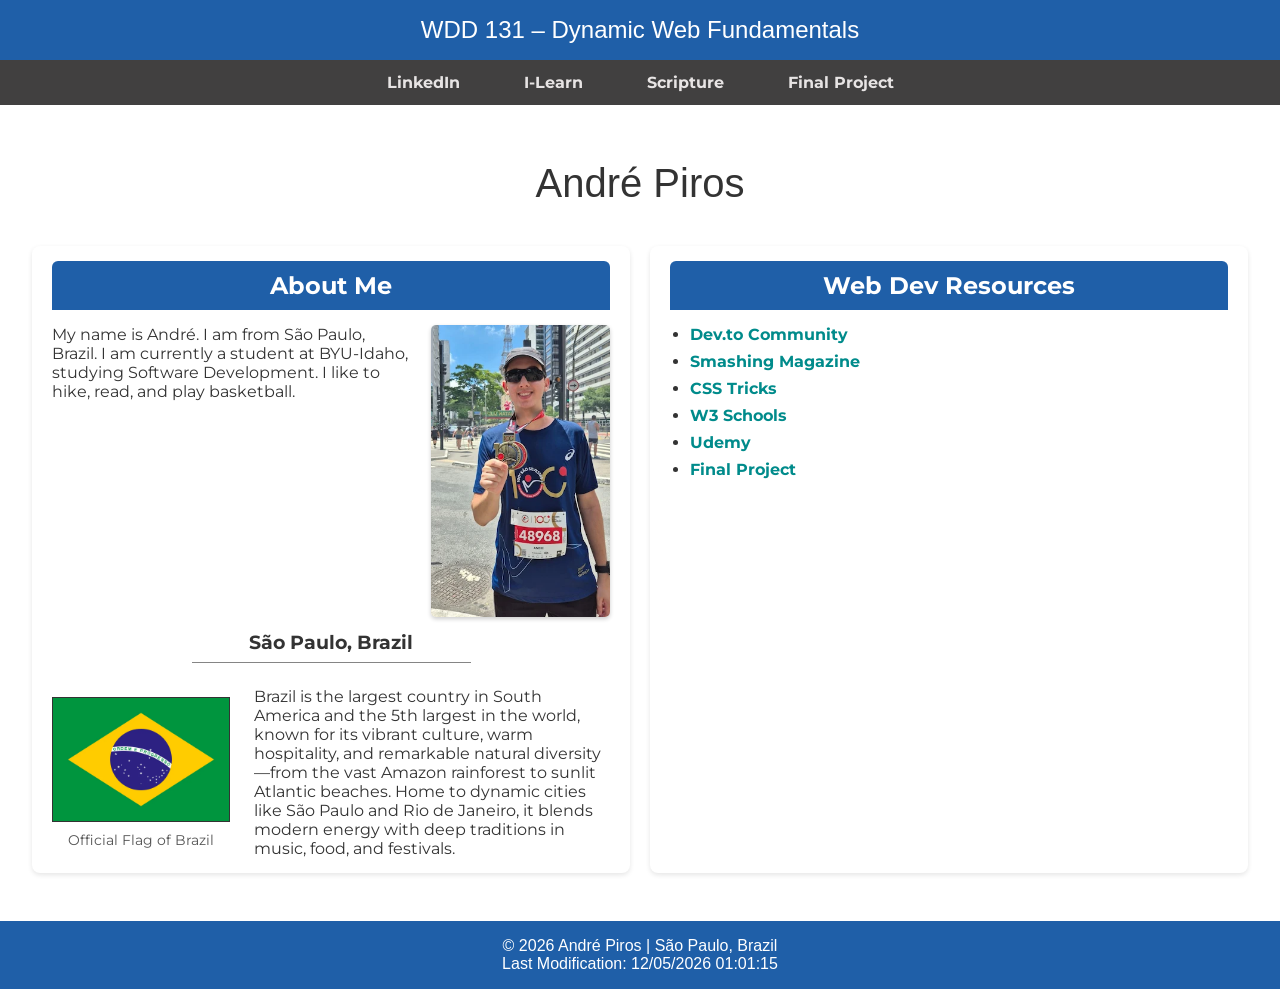
<file: index.html>
<!DOCTYPE html>
<html lang="en">
<head>
    <meta charset="UTF-8">
    <meta name="viewport" content="width=device-width, initial-scale=1.0">
    <title>WDD 131 – Dynamic Web Fundamentals – Andre Piros</title>

    <!-- Meta tags -->
    <meta name="description" content="Andre Piros' personal homepage for WDD 131 – Dynamic Web Fundamentals, featuring an introduction and web development resources.">
    <meta name="author" content="Andre Piros">

    <link rel="stylesheet" href="styles/base.css">

    <link rel="preconnect" href="https://fonts.googleapis.com">
    <link rel="preconnect" href="https://fonts.gstatic.com" crossorigin>
    <link href="https://fonts.googleapis.com/css2?family=Montserrat:ital,wght@0,100..900;1,100..900&display=swap" rel="stylesheet">

    <script defer src="scripts/getdates.js"></script>
</head>
<body>
    <header>
        <span id="course-title">WDD 131 – Dynamic Web Fundamentals</span>
        <nav class="navbar">
            <a href="https://www.linkedin.com/in/andre-piros-250062210">LinkedIn</a>
            <a href="https://byupw.instructure.com/.">I-Learn</a>
            <a href="https://www.churchofjesuschrist.org/study/scriptures/pgp/moses/6?lang=eng&id=p63#p63">Scripture</a>
            <a href="#">Final Project</a>
        </nav>
    </header>

    <main>
        <h1 id="name-title">André Piros</h1>

        <div class="cards-container">
            <section class="card about-me">
                <h2>About Me</h2>
                <div class="about-content">
                    <div class="about-text">
                        <p>My name is André. I am from São Paulo, Brazil. I am currently a student at BYU-Idaho, studying Software Development. I like to hike, read, and play basketball.</p>
                    </div>
                    <div class="about-image">
                        <img src="./images/profile.webp" alt="André Piros">
                    </div>
                </div>

                <h3>São Paulo, Brazil</h3>
                <span class="underline"></span>
                <div class="country-content">
                    <div class="country-flag">
                        <img src="./images/brazil_flag.webp" alt="Official Flag of Brazil">
                        <p>Official Flag of Brazil</p>
                    </div>
                    <div class="country-text">
                        <p>Brazil is the largest country in South America and the 5th largest in the world, known for its vibrant culture, warm hospitality, and remarkable natural diversity—from the vast Amazon rainforest to sunlit Atlantic beaches. Home to dynamic cities like São Paulo and Rio de Janeiro, it blends modern energy with deep traditions in music, food, and festivals.</p>
                    </div>
                </div>
            </section>

            <section class="card web-resources">
                <h2>Web Dev Resources</h2>
                <ul>
                    <li><a href="https://dev.to/">Dev.to Community</a></li>
                    <li><a href="https://www.smashingmagazine.com/">Smashing Magazine</a></li>
                    <li><a href="https://css-tricks.com/">CSS Tricks</a></li>
                    <li><a href="https://www.w3schools.com/">W3 Schools</a></li>
                    <li><a href="https://www.udemy.com/">Udemy</a></li>
                    <li><a href="#">Final Project</a></li>
                </ul>
            </section>
        </div>
    </main>

    <footer>
        <p>&copy; <span id="currentyear"></span> André Piros | São Paulo, Brazil</p>
        <p id="lastModified"></p>
    </footer>
</body>
</html>
</file>
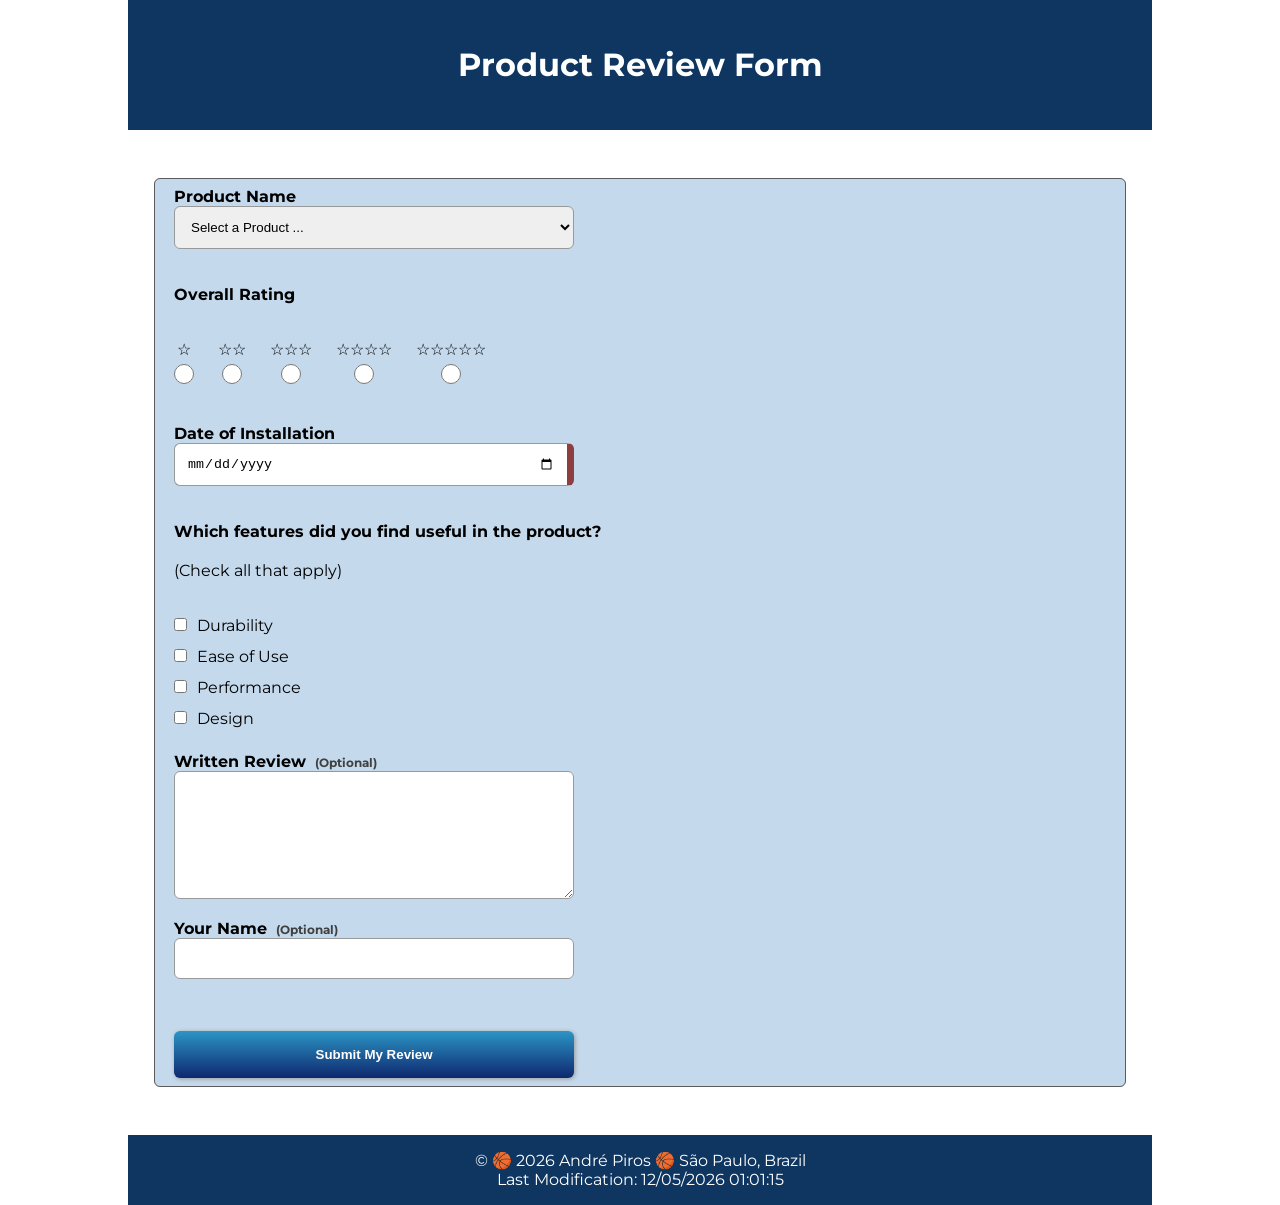
<file: form.html>
<!DOCTYPE html>
<html lang="en">
<head>
    <meta charset="UTF-8">
    <meta name="viewport" content="width=device-width, initial-scale=1.0">
    <meta name="description" content="A product review form for customers to submit their feedback.">
    <meta name="author" content="André Piros">
    <title>WDD 131 | Product Review Form</title>

    <link rel="stylesheet" href="styles/form.css">
    <link rel="stylesheet" href="styles/form-large.css">

    <script defer src="scripts/form.js"></script>

    <link rel="preconnect" href="https://fonts.googleapis.com">
    <link rel="preconnect" href="https://fonts.gstatic.com" crossorigin>
    <link rel="stylesheet" 
        href="https://fonts.googleapis.com/css2?family=Montserrat:ital,wght@0,100..900;1,100..900&display=swap" 
        media="print" 
        onload="this.media='all'">
    <noscript>
        <link rel="stylesheet" href="https://fonts.googleapis.com/css2?family=Montserrat:ital,wght@0,100..900;1,100..900&display=swap">
    </noscript>
</head>
<body>

<header>
    <h1>Product Review Form</h1>
</header>

<main>
    <form method="get" action="review.html" class="wf1">
        <fieldset>

            <label for="productName">Product Name</label>
            <select id="productName" name="productName" required>
                <option value="" disabled selected>Select a Product ...</option>
            </select>

            <div>Overall Rating</div>
            <div class="rating-group">
                <label for="rating1"><span>&#9734;</span><input type="radio" id="rating1" name="rating" value="1" required></label>
                <label for="rating2"><span>&#9734;&#9734;</span><input type="radio" id="rating2" name="rating" value="2" required></label>
                <label for="rating3"><span>&#9734;&#9734;&#9734;</span><input type="radio" id="rating3" name="rating" value="3" required></label>
                <label for="rating4"><span>&#9734;&#9734;&#9734;&#9734;</span><input type="radio" id="rating4" name="rating" value="4" required></label>
                <label for="rating5"><span>&#9734;&#9734;&#9734;&#9734;&#9734;</span><input type="radio" id="rating5" name="rating" value="5" required></label>
            </div>

            <label for="date">Date of Installation</label>
            <input type="date" id="date" name="date" required>

            <div>Which features did you find useful in the product?</div>
            <p>(Check all that apply)</p>
            <div class="checkbox-group">
                <label for="durability"><input type="checkbox" id="durability" name="features" value="Durability"> Durability</label>
                <label for="easeOfUse"><input type="checkbox" id="easeOfUse" name="features" value="Ease of Use"> Ease of Use</label>
                <label for="performance"><input type="checkbox" id="performance" name="features" value="Performance"> Performance</label>
                <label for="design"><input type="checkbox" id="design" name="features" value="Design"> Design</label>
            </div>

            <label for="review">Written Review<span class="optional"> (Optional)</span></label>
            <textarea id="review" name="review"></textarea>

            <label for="username">Your Name<span class="optional"> (Optional)</span></label>
            <input type="text" id="username" name="username">

            <input type="submit" value="Submit My Review">
        </fieldset>
    </form>
</main>

<footer>
    <p>&copy; 🏀 <span id="currentyear"></span> André Piros 🏀 São Paulo, Brazil</p>
    <p id="lastModified"></p>
</footer>

</body>
</html>
</file>
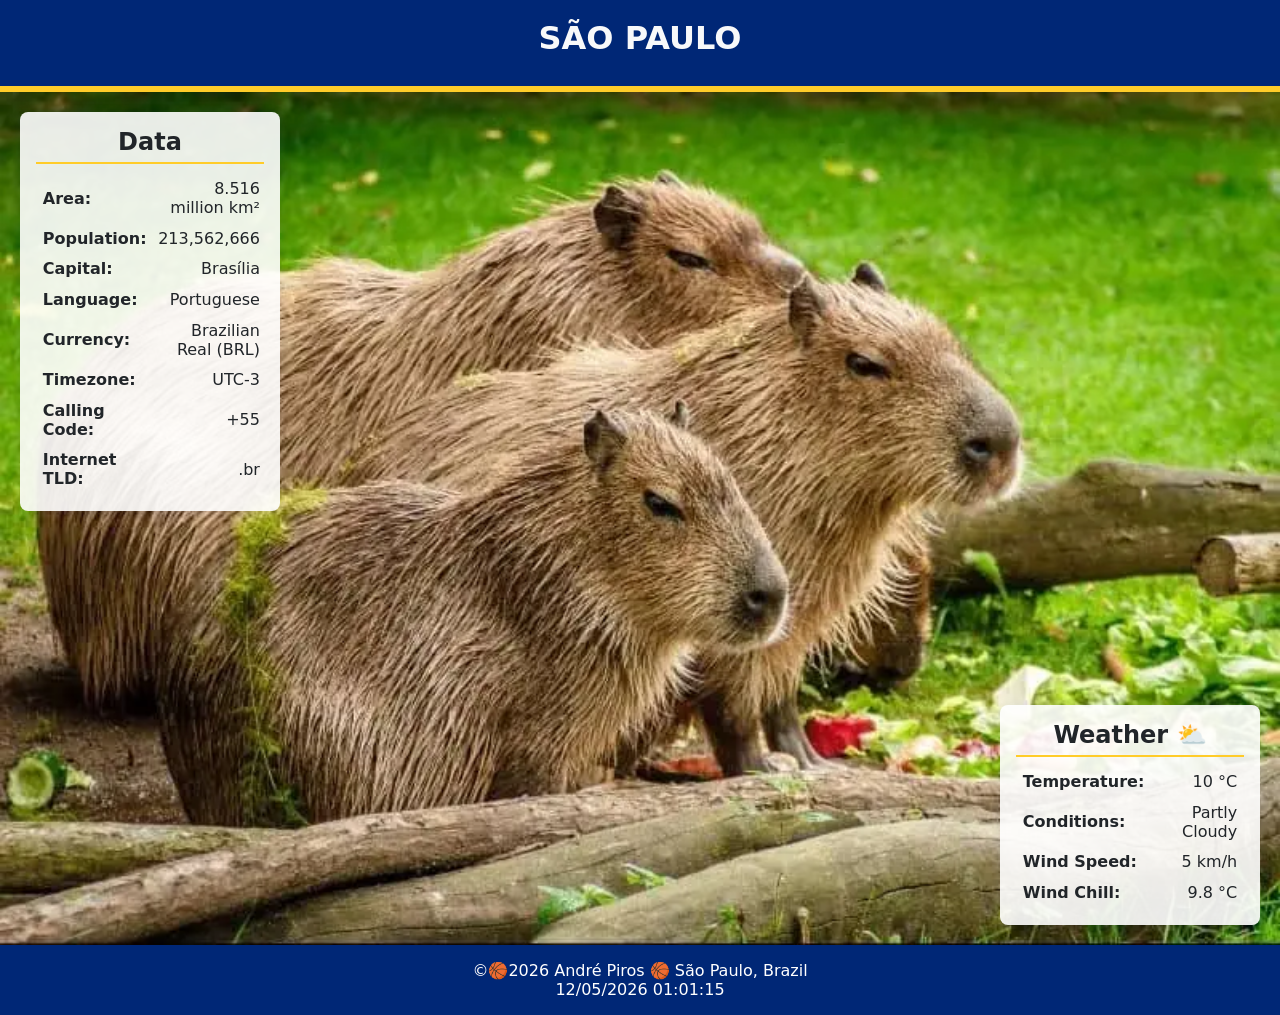
<file: place.html>
<!DOCTYPE html>
<html lang="en">
<head>
    <meta charset="UTF-8">
    <meta name="viewport" content="width=device-width, initial-scale=1.0">
    <title>WDD 131 | Country Page</title>
    <meta name="description" content="A page dedicated to my country, providing information about its culture, history, and attractions.">
    <meta name="author" content="Andre Piros">

    <link rel="stylesheet" href="styles/place.css">
    <link rel="stylesheet" href="styles/place-large.css" media="(min-width: 640px)">

    <script defer src="scripts/place.js"></script>

    <link rel="preconnect" href="https://fonts.googleapis.com">
    <link rel="preconnect" href="https://fonts.gstatic.com" crossorigin>

    <link rel="stylesheet" 
        href="https://fonts.googleapis.com/css2?family=Montserrat:wght@400;700&display=swap">
</head>

<body>
    <header>
        <h1>São Paulo</h1>
    </header>

    <main>

        <section id="hero">
            <picture>
                <source 
                    srcset="images/hero-small.webp 600w, images/hero-large.webp 800w"
                    sizes="(max-width: 768px) 100vw, 720px"
                    type="image/webp">
                <img 
                    src="images/hero-large.webp" 
                    srcset="images/hero-small.webp 600w, images/hero-large.webp 800w"
                    sizes="(max-width: 768px) 100vw, 720px"
                    width="721"
                    height="480"
                    alt="São Paulo Wildlife"
                    loading="eager"
                    fetchpriority="high"
                    decoding="async">
            </picture>

            <section id="data">
                <h2>Data</h2>
                <table>
                    <tr><td class="label">Area:</td><td class="value">8.516 million km²</td></tr>
                    <tr><td class="label">Population:</td><td class="value">213,562,666</td></tr>
                    <tr><td class="label">Capital:</td><td class="value">Brasília</td></tr>
                    <tr><td class="label">Language:</td><td class="value">Portuguese</td></tr>
                    <tr><td class="label">Currency:</td><td class="value">Brazilian Real (BRL)</td></tr>
                    <tr><td class="label">Timezone:</td><td class="value">UTC-3</td></tr>
                    <tr><td class="label">Calling Code:</td><td class="value">+55</td></tr>
                    <tr><td class="label">Internet TLD:</td><td class="value">.br</td></tr>
                </table>
            </section>

            <section id="weather">
                <h2>Weather</h2>

                <svg xmlns="http://www.w3.org/2000/svg" width="48" height="48" fill="currentColor" class="weather-icon" viewBox="0 0 16 16" role="img" aria-label="Weather icon">
                    <path d="M2.658 11.026a.5.5 0 0 1 .316.632l-.5 1.5a.5.5 0 1 1-.948-.316l.5-1.5a.5.5 0 0 1 .632-.316m9.5 0a.5.5 0 0 1 .316.632l-.5 1.5a.5.5 0 0 1-.948-.316l.5-1.5a.5.5 0 0 1 .632-.316m-7.5 1.5a.5.5 0 0 1 .316.632l-.5 1.5a.5.5 0 1 1-.948-.316l.5-1.5a.5.5 0 0 1 .632-.316m9.5 0a.5.5 0 0 1 .316.632l-.5 1.5a.5.5 0 0 1-.948-.316l.5-1.5a.5.5 0 0 1 .632-.316m-7.105-1.25A.5.5 0 0 1 7.5 11h1a.5.5 0 0 1 .474.658l-.28.842H9.5a.5.5 0 0 1 .39.812l-2 2.5a.5.5 0 0 1-.875-.433L7.36 14H6.5a.5.5 0 0 1-.447-.724zm6.352-7.249a5.001 5.001 0 0 0-9.499-1.004A3.5 3.5 0 1 0 3.5 10H13a3 3 0 0 0 .405-5.973"/>
                </svg>

                <table>
                    <tr><td class="label">Temperature:</td><td class="value" id="temp">Value</td></tr>
                    <tr><td class="label">Conditions:</td><td class="value" id="conditions">Partly Cloudy</td></tr>
                    <tr><td class="label">Wind Speed:</td><td class="value" id="wind">Value</td></tr>
                    <tr><td class="label">Wind Chill:</td><td class="value" id="windchill">Value</td></tr>
                </table>
            </section>

        </section>

    </main>

    <footer>
        <p>&copy;🏀<span id="currentyear"></span> André Piros 🏀 São Paulo, Brazil</p>
        <p id="lastModified"></p>
    </footer>

</body>
</html>
</file>
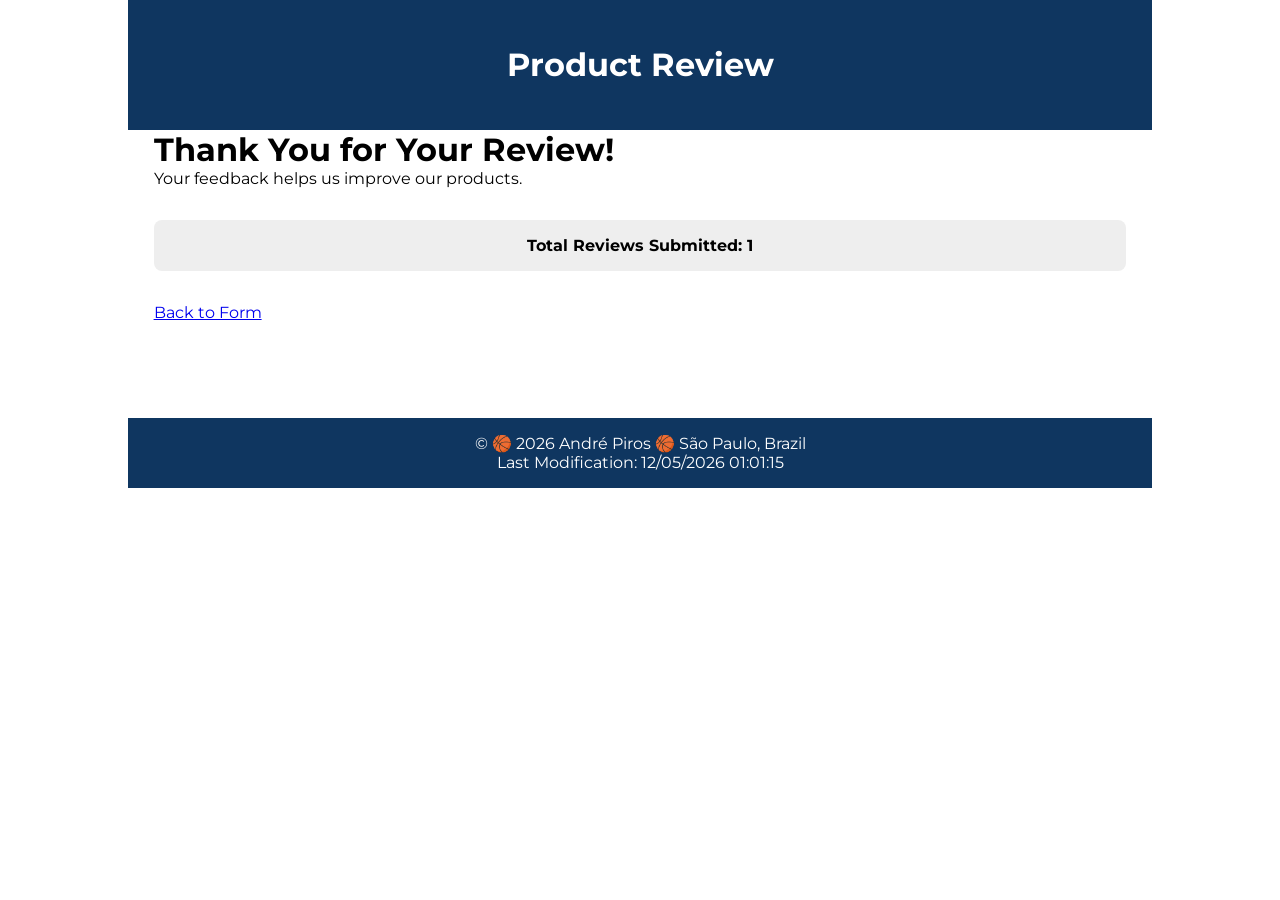
<file: review.html>
<!DOCTYPE html>
<html lang="en">
<head>
    <meta charset="UTF-8">
    <meta name="viewport" content="width=device-width, initial-scale=1.0">
    <meta name="description" content="This is the confirmation for the Product Review Form.">
    <meta name="author" content="André Piros">
    <title>WDD 131 | Review</title>

    <link rel="stylesheet" href="styles/form.css">
    <link rel="stylesheet" href="styles/form-large.css">

    <script defer src="scripts/form.js"></script>

    <link rel="preconnect" href="https://fonts.googleapis.com">
    <link rel="preconnect" href="https://fonts.gstatic.com" crossorigin>
    <link rel="stylesheet" 
        href="https://fonts.googleapis.com/css2?family=Montserrat:ital,wght@0,100..900;1,100..900&display=swap" 
        media="print" 
        onload="this.media='all'">
    <noscript>
        <link rel="stylesheet" href="https://fonts.googleapis.com/css2?family=Montserrat:ital,wght@0,100..900;1,100..900&display=swap">
    </noscript>

</head>
<body>
<header>
    <h1>Product Review</h1>
</header>
<main>
    <h1>Thank You for Your Review!</h1>
    <p>Your feedback helps us improve our products.</p>
    
    <div class="counter-display">
        <p>Total Reviews Submitted: <span id="review-count"></span></p>
    </div>

    <a href="form.html">Back to Form</a>
</main>
<footer>
    <p>&copy; 🏀 <span id="currentyear"></span> André Piros 🏀 São Paulo, Brazil</p>
    <p id="lastModified"></p>
</footer>
</body>
</html>
</file>
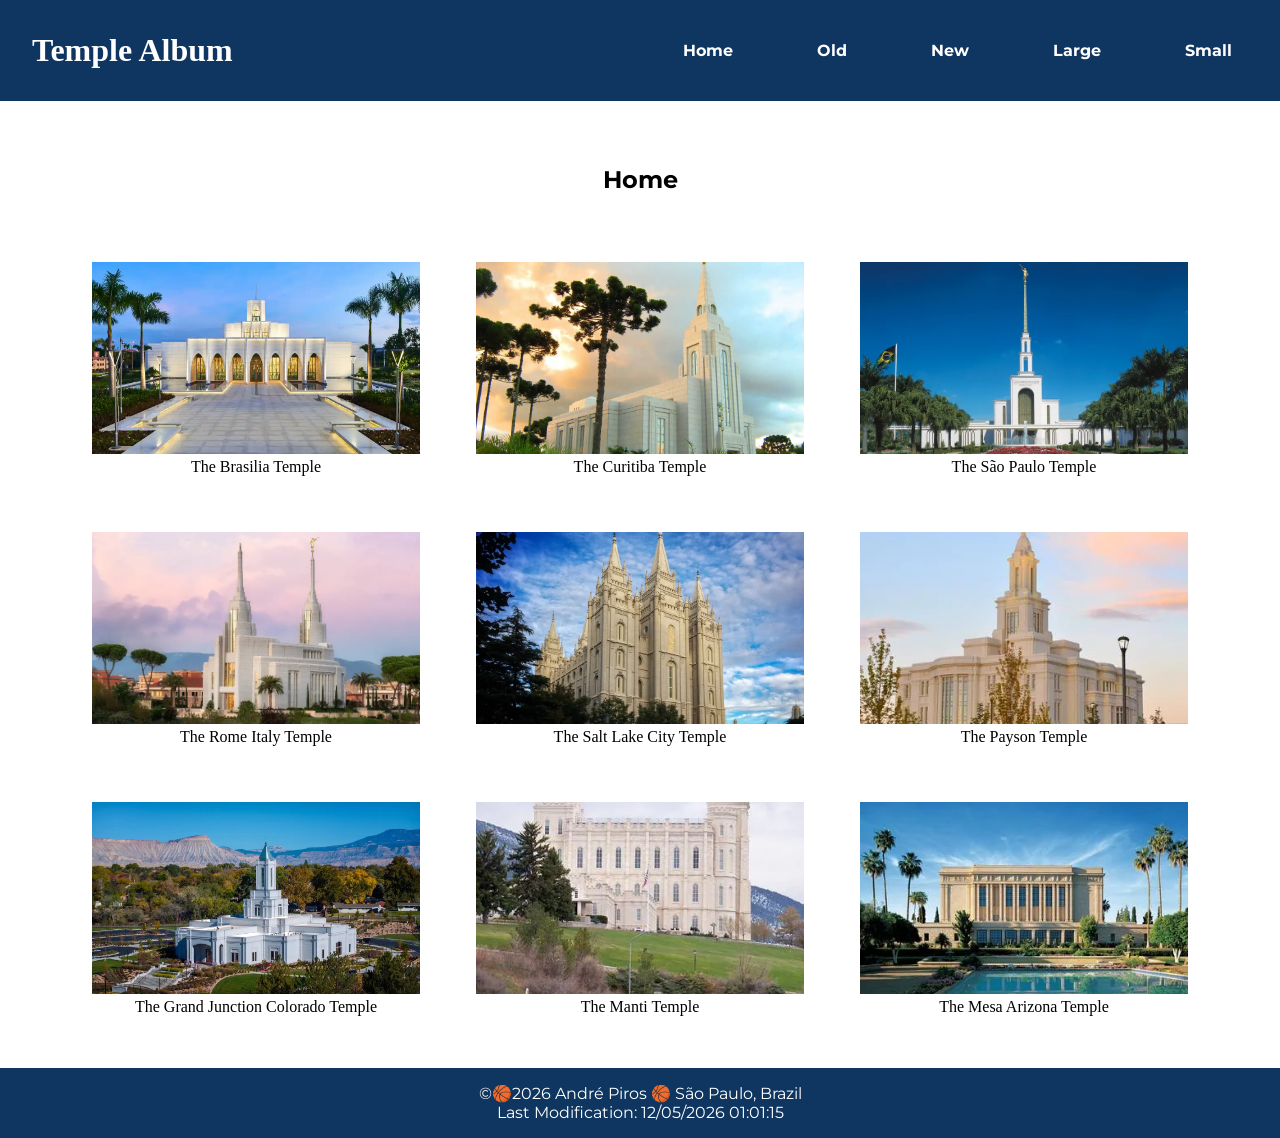
<file: temples.html>
<!DOCTYPE html>
<html lang="en">
<head>
    <meta charset="UTF-8">
    <meta name="viewport" content="width=device-width, initial-scale=1.0">
    <title>WDD 131 | Picture Album</title>
    <meta name="description" content="A collection of images showcasing various temples, including the Curitiba Temple, the São Paulo Temple, and the Rome Italy Temple.">
    <meta name="author" content="Andre Piros">

    <!-- mobile first CSS order -->
    <link rel="stylesheet" href="styles/temples.css">
    <link rel="stylesheet" href="styles/temples-large.css">

    <!-- deferred JS -->
    <script defer src="scripts/temples.js"></script>

    <link rel="preconnect" href="https://fonts.googleapis.com">
    <link rel="preconnect" href="https://fonts.gstatic.com" crossorigin>
    <link rel="stylesheet" 
        href="https://fonts.googleapis.com/css2?family=Montserrat:ital,wght@0,100..900;1,100..900&display=swap" 
        media="print" 
        onload="this.media='all'">
    <noscript>
        <link rel="stylesheet" href="https://fonts.googleapis.com/css2?family=Montserrat:ital,wght@0,100..900;1,100..900&display=swap">
    </noscript>
</head>
<body>
<header>
    <h1>Temple Album</h1>
    <nav>
        <button id="menu"></button>
        <ul class="navigation">
            <li><a href="#" data-filter="home">Home</a></li>
            <li><a href="#" data-filter="old">Old</a></li>
            <li><a href="#" data-filter="new">New</a></li>
            <li><a href="#" data-filter="large">Large</a></li>
            <li><a href="#" data-filter="small">Small</a></li>
        </ul>
    </nav>
</header>
<main>
    <h2 id="gallery-heading">Home</h2>
    <figure class="temple-card">
        <img src="images/temples/brasilia_temple.webp" alt="The Brasilia Temple"
            width="400" height="300" fetchpriority="high">
        <figcaption>The Brasilia Temple</figcaption>
    </figure>
    <figure class="temple-card">
        <img src="images/temples/curitiba_temple.webp" alt="The Curitiba Temple"
            width="400" height="300" loading="lazy">
        <figcaption>The Curitiba Temple</figcaption>
    </figure>
    <figure class="temple-card">
        <img src="images/temples/sp_temple.webp" alt="The São Paulo Temple"
            width="400" height="300" loading="lazy">
        <figcaption>The São Paulo Temple</figcaption>
    </figure>
    <figure class="temple-card">
        <img src="images/temples/rome_temple.webp" alt="The Rome Italy Temple"
            width="400" height="300" loading="lazy">
        <figcaption>The Rome Italy Temple</figcaption>
    </figure>
    <figure class="temple-card">
        <img src="images/temples/salt_lake_temple.webp" alt="The Salt Lake City Temple"
            width="400" height="300" loading="lazy">
        <figcaption>The Salt Lake City Temple</figcaption>
    </figure>
    <figure class="temple-card">
        <img src="images/temples/payson_temple.webp" alt="The Payson Temple"
            width="400" height="300" loading="lazy">
        <figcaption>The Payson Temple</figcaption>
    </figure>
    <figure class="temple-card">
        <img src="images/temples/gj_colorado_temple.webp" alt="The Grand Junction Colorado Temple"
            width="400" height="300" loading="lazy">
        <figcaption>The Grand Junction Colorado Temple</figcaption>
    </figure>
    <figure class="temple-card">
        <img src="images/temples/manti_temple.webp" alt="The Manti Temple"
            width="400" height="300" loading="lazy">
        <figcaption>The Manti Temple</figcaption>
    </figure>
    <figure class="temple-card">
        <img src="images/temples/mesa_ar_temple.webp" alt="The Mesa Arizona Temple"
            width="400" height="300" loading="lazy">
        <figcaption>The Mesa Arizona Temple</figcaption>
    </figure>
</main>
<footer>
    <p>&copy;🏀<span id="currentyear"></span> André Piros 🏀 São Paulo, Brazil</p>
    <p id="lastModified"></p>
</footer>
</body>
</html>
</file>
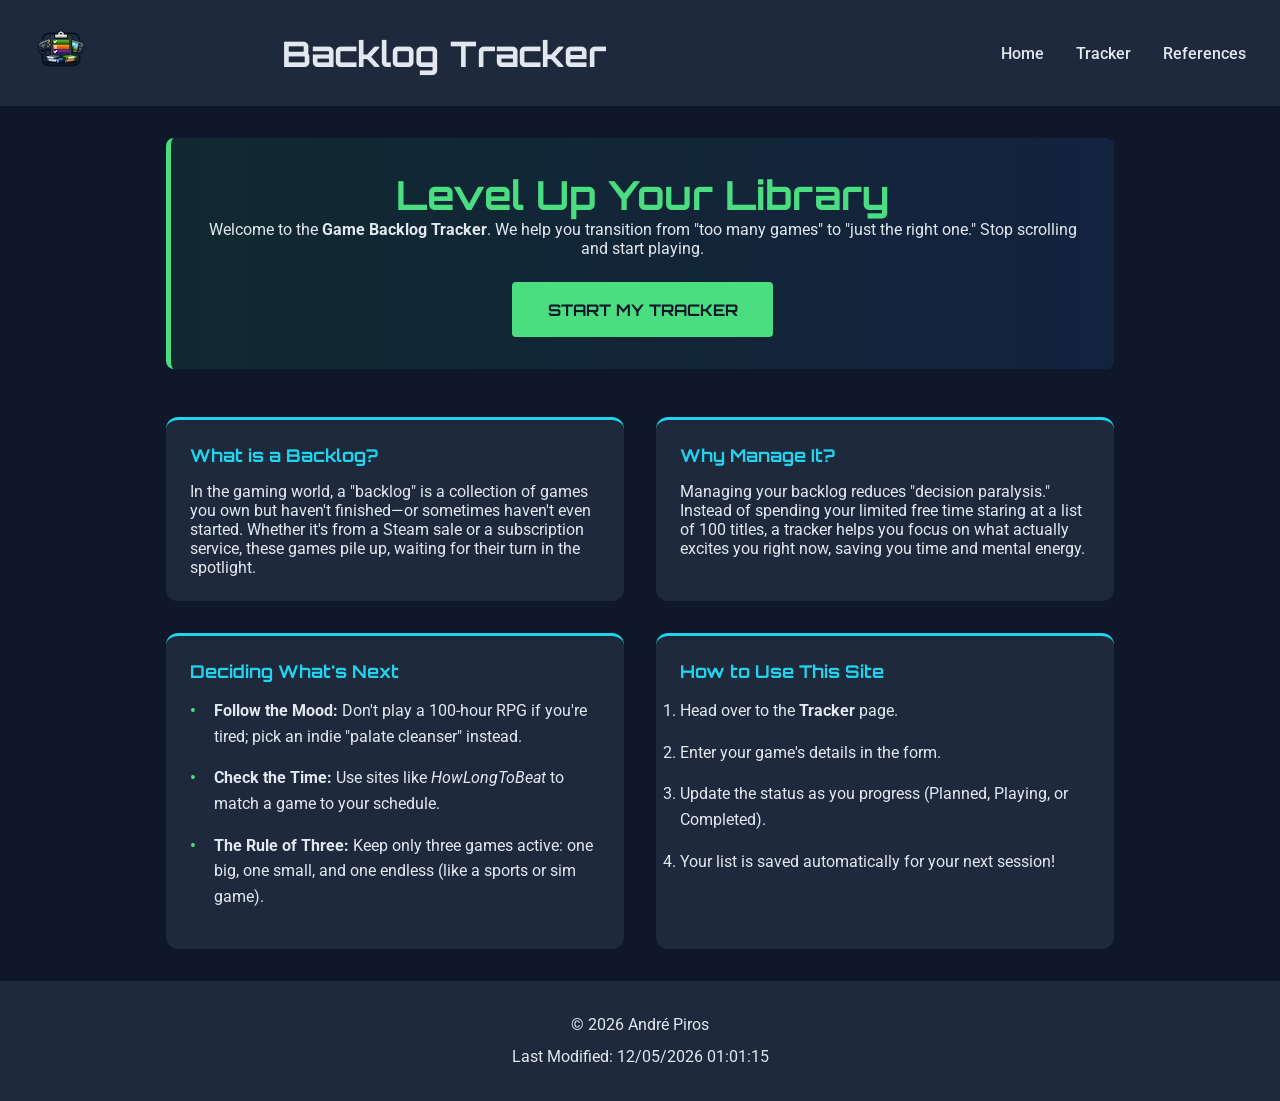
<file: project/backlog-home.html>
<!DOCTYPE html>
<html lang="en">
<head>
    <meta charset="UTF-8">
    <meta name="viewport" content="width=device-width, initial-scale=1.0">
    <meta name="description" content="Learn what a game backlog is, why it matters, and how to organize your games with simple tips and an easy-to-use tracker.">
    <meta name="author" content="André Piros">
    <title>WDD 131 | Project Home Page</title>

    <link rel="stylesheet" href="styles/backlog.css">
    <link rel="stylesheet" href="styles/backlog-large.css">
    
    <script defer src="scripts/backlog.js"></script>
    
    <link rel="preconnect" href="https://fonts.googleapis.com">
    <link rel="preconnect" href="https://fonts.gstatic.com" crossorigin>
    <link rel="stylesheet"
        href="https://fonts.googleapis.com/css2?family=Orbitron:wght@400..900&family=Roboto:ital,wght@0,100..900;1,100..900&display=swap"
        media="print"
        onload="this.media='all'">
    <noscript>
        <link rel="stylesheet" href="https://fonts.googleapis.com/css2?family=Orbitron:wght@400..900&family=Roboto:ital,wght@0,100..900;1,100..900&display=swap">
    </noscript>
</head>
<body>
<header>
    <div class="header-top">
        <a href="backlog-home.html" class="nav-logo" aria-label="Game Backlog Tracker Home">
            <img 
                src="images/projecticon-70.webp"
                srcset="images/projecticon-70.webp 70w,
                images/projecticon-150.webp 150w"
                sizes="70px"
                alt="Game Backlog Tracker Logo"
                width="70"
                height="70"
                loading="lazy"
                decoding="async">
        </a>
        <h1>Backlog Tracker</h1>
        <nav aria-label="Main menu">
            <button id="menu" aria-label="Menu"></button>
        </nav>
    </div>
    <div class="nav-links">
        <a href="backlog-home.html">Home</a>
        <a href="backlog.html">Tracker</a>
        <a href="references.html">References</a>
    </div>
</header>

<main>
    <section class="hero">
        <h2>Level Up Your Library</h2>
        <p>Welcome to the <strong>Game Backlog Tracker</strong>. We help you transition from "too many games" to "just the right one." Stop scrolling and start playing.</p>
        <a href="backlog.html" class="cta-button">Start My Tracker</a>
    </section>

    <div class="grid-container">
        <section class="card">
            <h3>What is a Backlog?</h3>
            <p>In the gaming world, a "backlog" is a collection of games you own but haven't finished—or sometimes haven't even started. Whether it's from a Steam sale or a subscription service, these games pile up, waiting for their turn in the spotlight.</p>
        </section>

        <section class="card">
            <h3>Why Manage It?</h3>
            <p>Managing your backlog reduces "decision paralysis." Instead of spending your limited free time staring at a list of 100 titles, a tracker helps you focus on what actually excites you right now, saving you time and mental energy.</p>
        </section>

        <section class="card">
            <h3>Deciding What's Next</h3>
            <ul class="accent-list">
                <li><strong>Follow the Mood:</strong> Don't play a 100-hour RPG if you're tired; pick an indie "palate cleanser" instead.</li>
                <li><strong>Check the Time:</strong> Use sites like <em>HowLongToBeat</em> to match a game to your schedule.</li>
                <li><strong>The Rule of Three:</strong> Keep only three games active: one big, one small, and one endless (like a sports or sim game).</li>
            </ul>
        </section>

        <section class="card instruction">
            <h3>How to Use This Site</h3>
            <ol>
                <li>Head over to the <strong>Tracker</strong> page.</li>
                <li>Enter your game's details in the form.</li>
                <li>Update the status as you progress (Planned, Playing, or Completed).</li>
                <li>Your list is saved automatically for your next session!</li>
            </ol>
        </section>
    </div>
</main>
<footer>
    <p>&copy; <span id="currentyear"></span> André Piros</p>
    <p>Last Modified: <span id="lastModified"></span></p>
</footer>
</body>
</html>
</file>
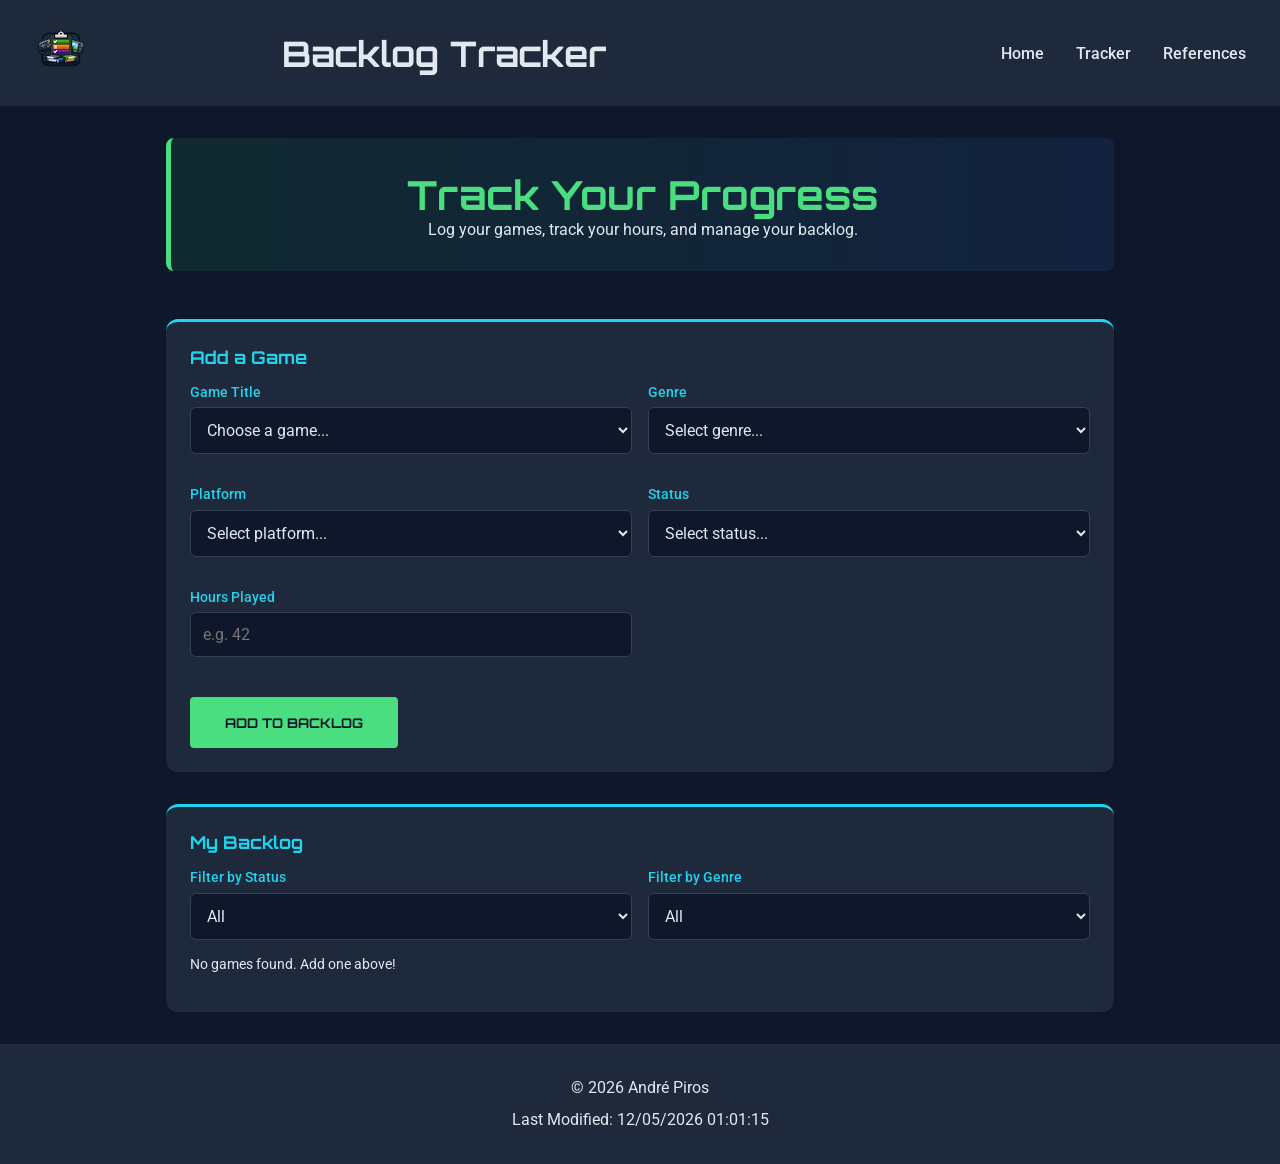
<file: project/backlog.html>
<!DOCTYPE html>
<html lang="en">
<head>
    <meta charset="UTF-8">
    <meta name="viewport" content="width=device-width, initial-scale=1.0">
    <meta name="description" content="The core functional tool, featuring a form to add games (title, genre, platform, and status), a dynamic list of saved games, and filter/sort controls organized by status or genre.">
    <meta name="author" content="André Piros">
    <title>WDD 131 | Backlog Tracker</title>

    <link rel="stylesheet" href="styles/backlog.css">
    <link rel="stylesheet" href="styles/backlog-large.css">

    <link rel="preload" href="data/achievements.json" as="fetch" type="application/json" crossorigin="anonymous">
    <script defer src="scripts/backlog.js"></script>
    
    <link rel="preconnect" href="https://fonts.googleapis.com">
    <link rel="preconnect" href="https://fonts.gstatic.com" crossorigin>
    <link rel="stylesheet"
        href="https://fonts.googleapis.com/css2?family=Orbitron:wght@400..900&family=Roboto:ital,wght@0,100..900;1,100..900&display=swap"
        media="print"
        onload="this.media='all'">
    <noscript>
        <link rel="stylesheet" href="https://fonts.googleapis.com/css2?family=Orbitron:wght@400..900&family=Roboto:ital,wght@0,100..900;1,100..900&display=swap">
    </noscript>
</head>
<body>
<header>
    <div class="header-top">
        <a href="backlog-home.html" class="nav-logo" aria-label="Game Backlog Tracker Home">
            <img 
                src="images/projecticon-70.webp"
                srcset="images/projecticon-70.webp 70w,
                images/projecticon-150.webp 150w"
                sizes="70px"
                alt="Game Backlog Tracker Logo"
                width="70"
                height="70"
                loading="lazy"
                decoding="async">
        </a>
        <h1>Backlog Tracker</h1>
        <nav aria-label="Main menu">
            <button id="menu" aria-label="Menu"></button>
        </nav>
    </div>
    <div class="nav-links">
        <a href="backlog-home.html">Home</a>
        <a href="backlog.html">Tracker</a>
        <a href="references.html">References</a>
    </div>
</header>

<main>
    <section class="hero">
        <h2>Track Your Progress</h2>
        <p>Log your games, track your hours, and manage your backlog.</p>
    </section>

    <!-- Add Game Form -->
    <section class="card" id="addGameSection">
        <h3>Add a Game</h3>
        <form id="addGameForm">
            <div class="form-grid">
                <div class="form-group">
                    <label for="gameTitle">Game Title</label>
                    <select id="gameTitle" required>
                        <option value="" disabled selected>Choose a game...</option>
                        <option value="Hollow Knight">Hollow Knight</option>
                        <option value="Halo 4">Halo 4</option>
                        <option value="Stardew Valley">Stardew Valley</option>
                        <option value="Castle Crashers">Castle Crashers</option>
                        <option value="Hades">Hades</option>
                    </select>
                </div>
                <div class="form-group">
                    <label for="gameGenre">Genre</label>
                    <select id="gameGenre" required>
                        <option value="" disabled selected>Select genre...</option>
                        <option value="Action">Action</option>
                        <option value="RPG">RPG</option>
                        <option value="Simulation">Simulation</option>
                        <option value="Platformer">Platformer</option>
                        <option value="Adventure">Adventure</option>
                        <option value="Strategy">Strategy</option>
                    </select>
                </div>
                <div class="form-group">
                    <label for="gamePlatform">Platform</label>
                    <select id="gamePlatform" required>
                        <option value="" disabled selected>Select platform...</option>
                        <option value="PC">PC</option>
                        <option value="PlayStation">PlayStation</option>
                        <option value="Xbox">Xbox</option>
                        <option value="Nintendo Switch">Nintendo Switch</option>
                        <option value="Mobile">Mobile</option>
                    </select>
                </div>
                <div class="form-group">
                    <label for="gameStatus">Status</label>
                    <select id="gameStatus" required>
                        <option value="" disabled selected>Select status...</option>
                        <option value="Planned">Planned</option>
                        <option value="Playing">Playing</option>
                        <option value="Completed">Completed</option>
                    </select>
                </div>
                <div class="form-group">
                    <label for="hoursPlayed">Hours Played</label>
                    <input type="number" id="hoursPlayed" placeholder="e.g. 42" min="0">
                </div>
            </div>
            <button id="addGameBtn" type="button" class="cta-button">Add to Backlog</button>
        </form>
    </section>

    <!-- Achievement Tracker -->
    <section class="card" id="achievementSection" style="margin-top: 2rem; display: none;">
        <h3>Log Achievements — <span id="achievementGameName"></span></h3>
        <p id="achievementHint" class="hint">Type an achievement name to log it.</p>
        <div class="form-group">
            <label for="achievementInput">Achievement Name</label>
            <div class="autocomplete-wrapper">
                <input type="text" id="achievementInput" placeholder="Type achievement name...">
                <ul class="autocomplete-list" id="autocompleteList"></ul>
            </div>
        </div>
        <button id="addAchievementBtn" class="cta-button">Add Achievement</button>
        <div id="achievementProgress" style="margin-top: 1rem;"></div>
        <ul id="achievementList" class="accent-list" style="margin-top: 1rem;"></ul>
    </section>

    <!-- Filter Controls -->
    <section class="card" id="filterSection" style="margin-top: 2rem;">
        <h3>My Backlog</h3>
        <div class="filter-controls">
            <div class="form-group">
                <label for="filterStatus">Filter by Status</label>
                <select id="filterStatus">
                    <option value="all">All</option>
                    <option value="Planned">Planned</option>
                    <option value="Playing">Playing</option>
                    <option value="Completed">Completed</option>
                </select>
            </div>
            <div class="form-group">
                <label for="filterGenre">Filter by Genre</label>
                <select id="filterGenre">
                    <option value="all">All</option>
                    <option value="Action">Action</option>
                    <option value="RPG">RPG</option>
                    <option value="Simulation">Simulation</option>
                    <option value="Platformer">Platformer</option>
                    <option value="Adventure">Adventure</option>
                    <option value="Strategy">Strategy</option>
                </select>
            </div>
        </div>
        <div id="gameList" class="game-list"></div>
    </section>
</main>

<footer>
    <p>&copy; <span id="currentyear"></span> André Piros</p>
    <p>Last Modified: <span id="lastModified"></span></p>
</footer>
</body>
</html>
</file>
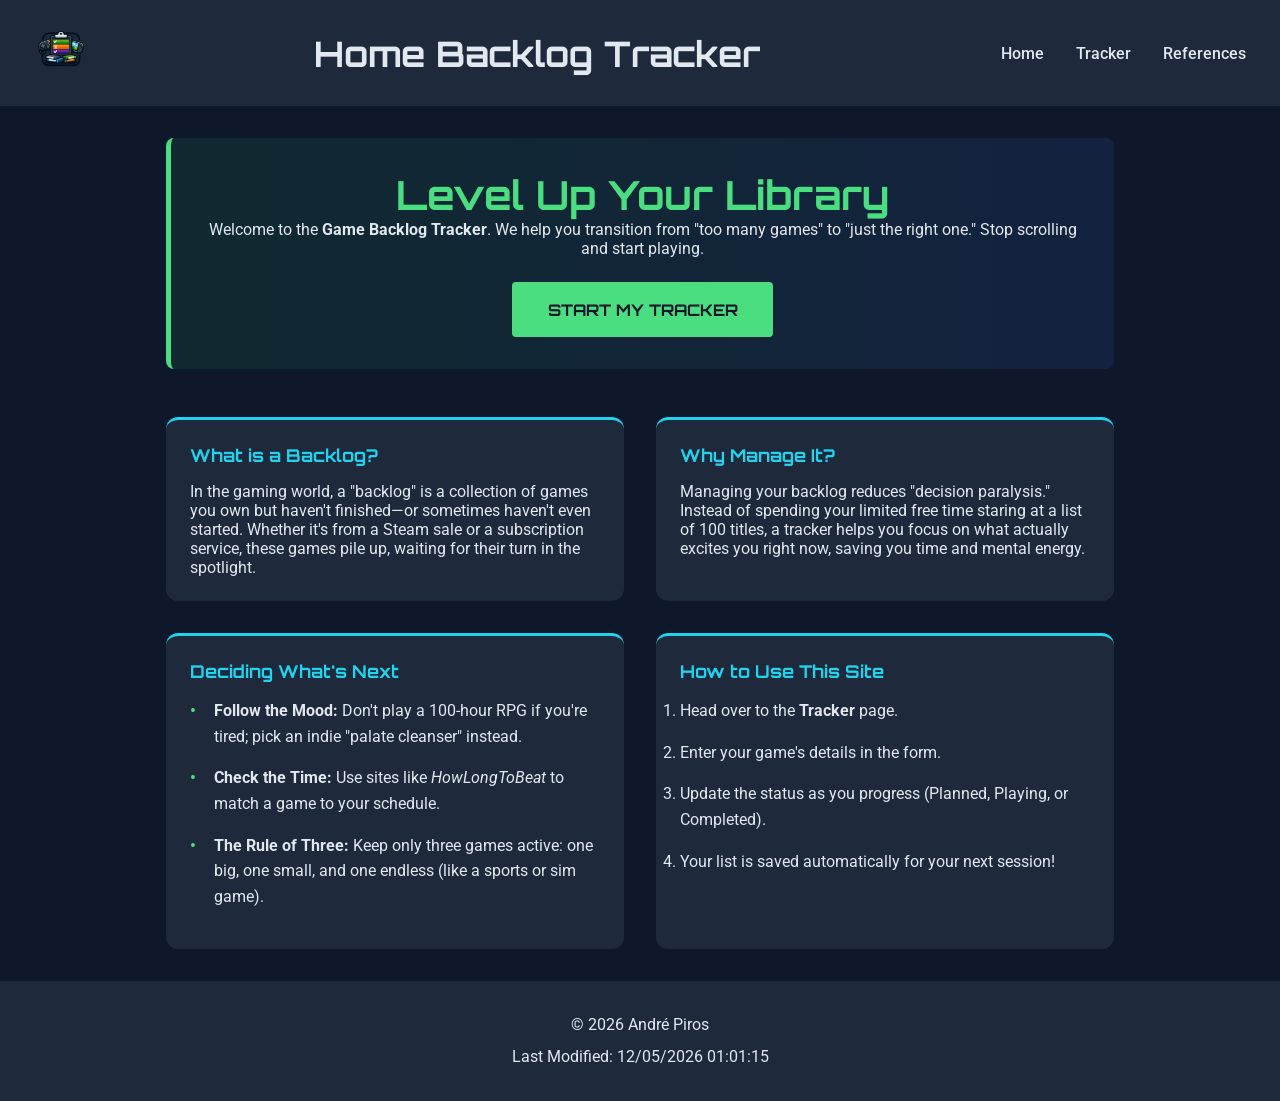
<file: project/home.html>
<!DOCTYPE html>
<html lang="en">
<head>
    <meta charset="UTF-8">
    <meta name="viewport" content="width=device-width, initial-scale=1.0">
    <meta name="description" content="Learn what a game backlog is, why it matters, and how to organize your games with simple tips and an easy-to-use tracker.">
    <meta name="author" content="André Piros">
    <title>WDD 131 | Project Home Page</title>

    <link rel="stylesheet" href="styles/backlog.css">
    <link rel="stylesheet" href="styles/backlog-large.css">

    <script defer src="scripts/backlog.js"></script>
    <link rel="preconnect" href="https://fonts.googleapis.com">
    <link rel="preconnect" href="https://fonts.gstatic.com" crossorigin>
    <link rel="stylesheet"
        href="https://fonts.googleapis.com/css2?family=Orbitron:wght@400..900&family=Roboto:ital,wght@0,100..900;1,100..900&display=swap" rel="stylesheet"
        media="print"
        onload="this.media='all'">
    <noscript>
        <link rel="stylesheet" href="https://fonts.googleapis.com/css2?family=Orbitron:wght@400..900&family=Roboto:ital,wght@0,100..900;1,100..900&display=swap">
    </noscript>
</head>
<body>
<header>
    <a href="https://saxogoal.github.io/wdd131/project/home.html" class="nav-logo">
        <img alt="Game Backlog Tracker Logo" src="images/projecticon.png" width="70">
    </a>

    <h1>Home Backlog Tracker</h1>

    <nav>
        <div class="nav-links">
            <a href="home.html" class="item-animate">Home</a>
            <a href="backlog.html" class="item-animate">Tracker</a>
            <a href="references.html" class="item-animate">References</a>
        </div>
    </nav>
</header>

<main>
    <section class="hero">
        <h2>Level Up Your Library</h2>
        <p>Welcome to the <strong>Game Backlog Tracker</strong>. We help you transition from "too many games" to "just the right one." Stop scrolling and start playing.</p>
        <a href="backlog.html" class="cta-button">Start My Tracker</a>
    </section>

    <div class="grid-container">
        <section class="card">
            <h3>What is a Backlog?</h3>
            <p>In the gaming world, a "backlog" is a collection of games you own but haven't finished—or sometimes haven't even started. Whether it's from a Steam sale or a subscription service, these games pile up, waiting for their turn in the spotlight.</p>
        </section>

        <section class="card">
            <h3>Why Manage It?</h3>
            <p>Managing your backlog reduces "decision paralysis." Instead of spending your limited free time staring at a list of 100 titles, a tracker helps you focus on what actually excites you right now, saving you time and mental energy.</p>
        </section>

        <section class="card">
            <h3>Deciding What's Next</h3>
            <ul class="accent-list">
                <li><strong>Follow the Mood:</strong> Don't play a 100-hour RPG if you're tired; pick an indie "palate cleanser" instead.</li>
                <li><strong>Check the Time:</strong> Use sites like <em>HowLongToBeat</em> to match a game to your schedule.</li>
                <li><strong>The Rule of Three:</strong> Keep only three games active: one big, one small, and one endless (like a sports or sim game).</li>
            </ul>
        </section>

        <section class="card instruction">
            <h3>How to Use This Site</h3>
            <ol>
                <li>Head over to the <strong>Tracker</strong> page.</li>
                <li>Enter your game's details in the form.</li>
                <li>Update the status as you progress (Planned, Playing, or Completed).</li>
                <li>Your list is saved automatically for your next session!</li>
            </ol>
        </section>
    </div>
</main>
<footer>
    <p>&copy; <span id="currentyear"></span> André Piros</p>
    <p>Last Modified: <span id="lastModified"></span></p>
</footer>
</body>
</html>
</file>
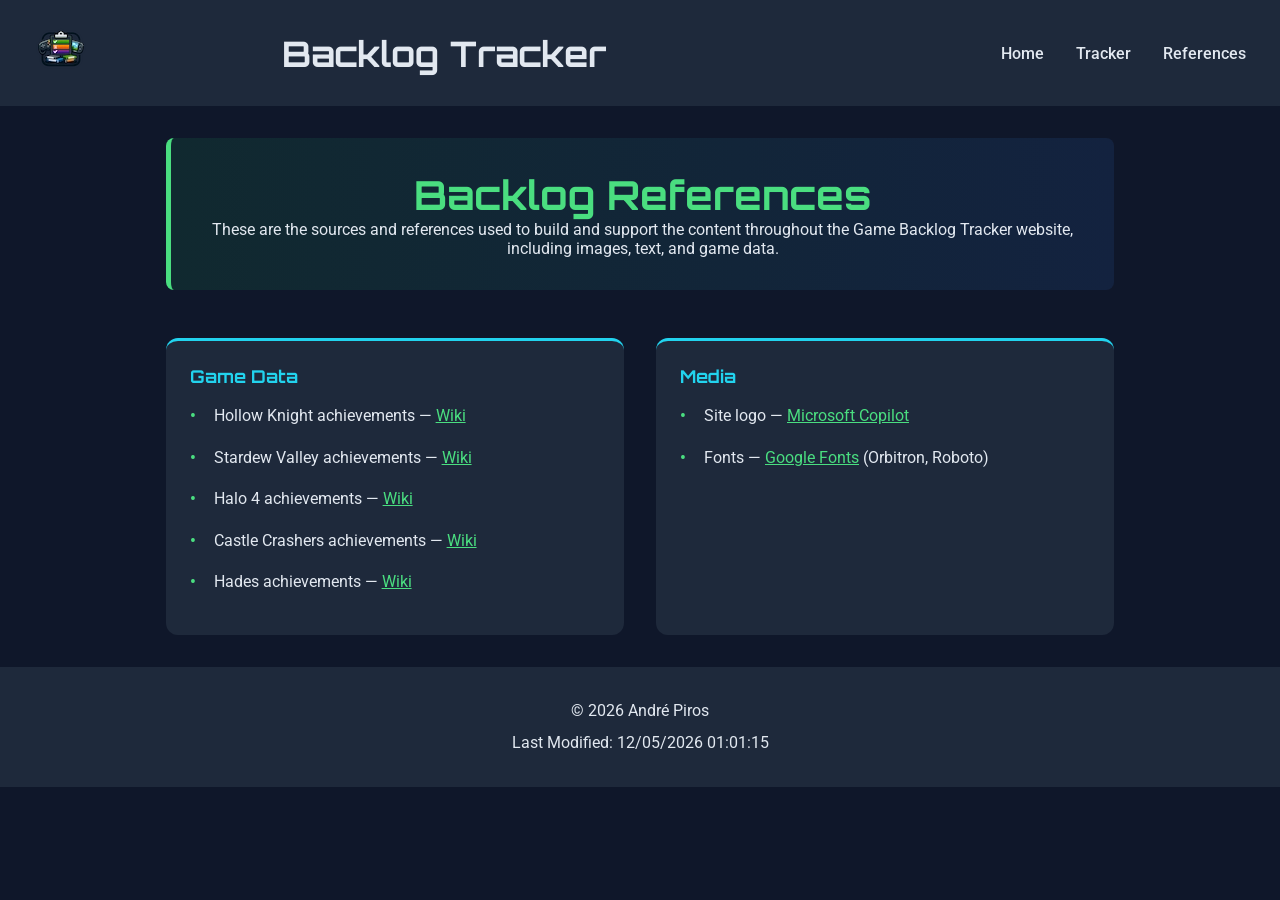
<file: project/references.html>
<!DOCTYPE html>
<html lang="en">
<head>
    <meta charset="UTF-8">
    <meta name="viewport" content="width=device-width, initial-scale=1.0">
    <meta name="description" content="This page will list all external sources used throughout the site, including images, text, and any other borrowed content, properly cited to give credit to their original authors.">
    <meta name="author" content="André Piros">
    <title>WDD 131 | Project References</title>
    <link rel="stylesheet" href="styles/backlog.css">
    <link rel="stylesheet" href="styles/backlog-large.css">
    <script defer src="scripts/backlog.js"></script>
    
    <link rel="preconnect" href="https://fonts.googleapis.com">
    <link rel="preconnect" href="https://fonts.gstatic.com" crossorigin>
    <link rel="stylesheet"
        href="https://fonts.googleapis.com/css2?family=Orbitron:wght@400..900&family=Roboto:ital,wght@0,100..900;1,100..900&display=swap"
        media="print"
        onload="this.media='all'">
    <noscript>
        <link rel="stylesheet" href="https://fonts.googleapis.com/css2?family=Orbitron:wght@400..900&family=Roboto:ital,wght@0,100..900;1,100..900&display=swap">
    </noscript>
</head>
<body>
<header>
    <div class="header-top">
        <a href="backlog-home.html" class="nav-logo" aria-label="Game Backlog Tracker Home">
            <img 
                src="images/projecticon-70.webp"
                srcset="images/projecticon-70.webp 70w,
                images/projecticon-150.webp 150w"
                sizes="70px"
                alt="Game Backlog Tracker Logo"
                width="70"
                height="70"
                loading="lazy"
                decoding="async">
        </a>
        <h1>Backlog Tracker</h1>
        <nav aria-label="Main menu">
            <button id="menu" aria-label="Menu"></button>
        </nav>
    </div>
    <div class="nav-links">
        <a href="backlog-home.html">Home</a>
        <a href="backlog.html">Tracker</a>
        <a href="references.html">References</a>
    </div>
</header>
<main>
    <section class="hero">
        <h2>Backlog References</h2>
        <p>These are the sources and references used to build and support the content throughout the Game Backlog Tracker website, including images, text, and game data.</p>
    </section>
    <div class="grid-container">
        <section class="card">
            <h3>Game Data</h3>
            <ul class="accent-list">
                <li>Hollow Knight achievements — <a href="https://hollowknight.fandom.com/wiki/Achievements_(Hollow_Knight)" target="_blank">Wiki</a></li>
                <li>Stardew Valley achievements — <a href="https://stardewvalleywiki.com/Achievements" target="_blank">Wiki</a></li>
                <li>Halo 4 achievements — <a href="https://halo.fandom.com/wiki/List_of_Achievements_for_Halo_4" target="_blank">Wiki</a></li>
                <li>Castle Crashers achievements — <a href="https://castlecrashers.fandom.com/wiki/Achievements" target="_blank">Wiki</a></li>
                <li>Hades achievements — <a href="https://hades.fandom.com/wiki/Achievements" target="_blank">Wiki</a></li>
            </ul>
        </section>
        <section class="card">
            <h3>Media</h3>
            <ul class="accent-list">
                <li>Site logo — <a href="https://copilot.microsoft.com" target="_blank">Microsoft Copilot</a></li>
                <li>Fonts — <a href="https://fonts.google.com" target="_blank">Google Fonts</a> (Orbitron, Roboto)</li>
            </ul>
        </section>
    </div>
</main>
<footer>
    <p>&copy; <span id="currentyear"></span> André Piros</p>
    <p>Last Modified: <span id="lastModified"></span></p>
</footer>
</body>
</html>
</file>
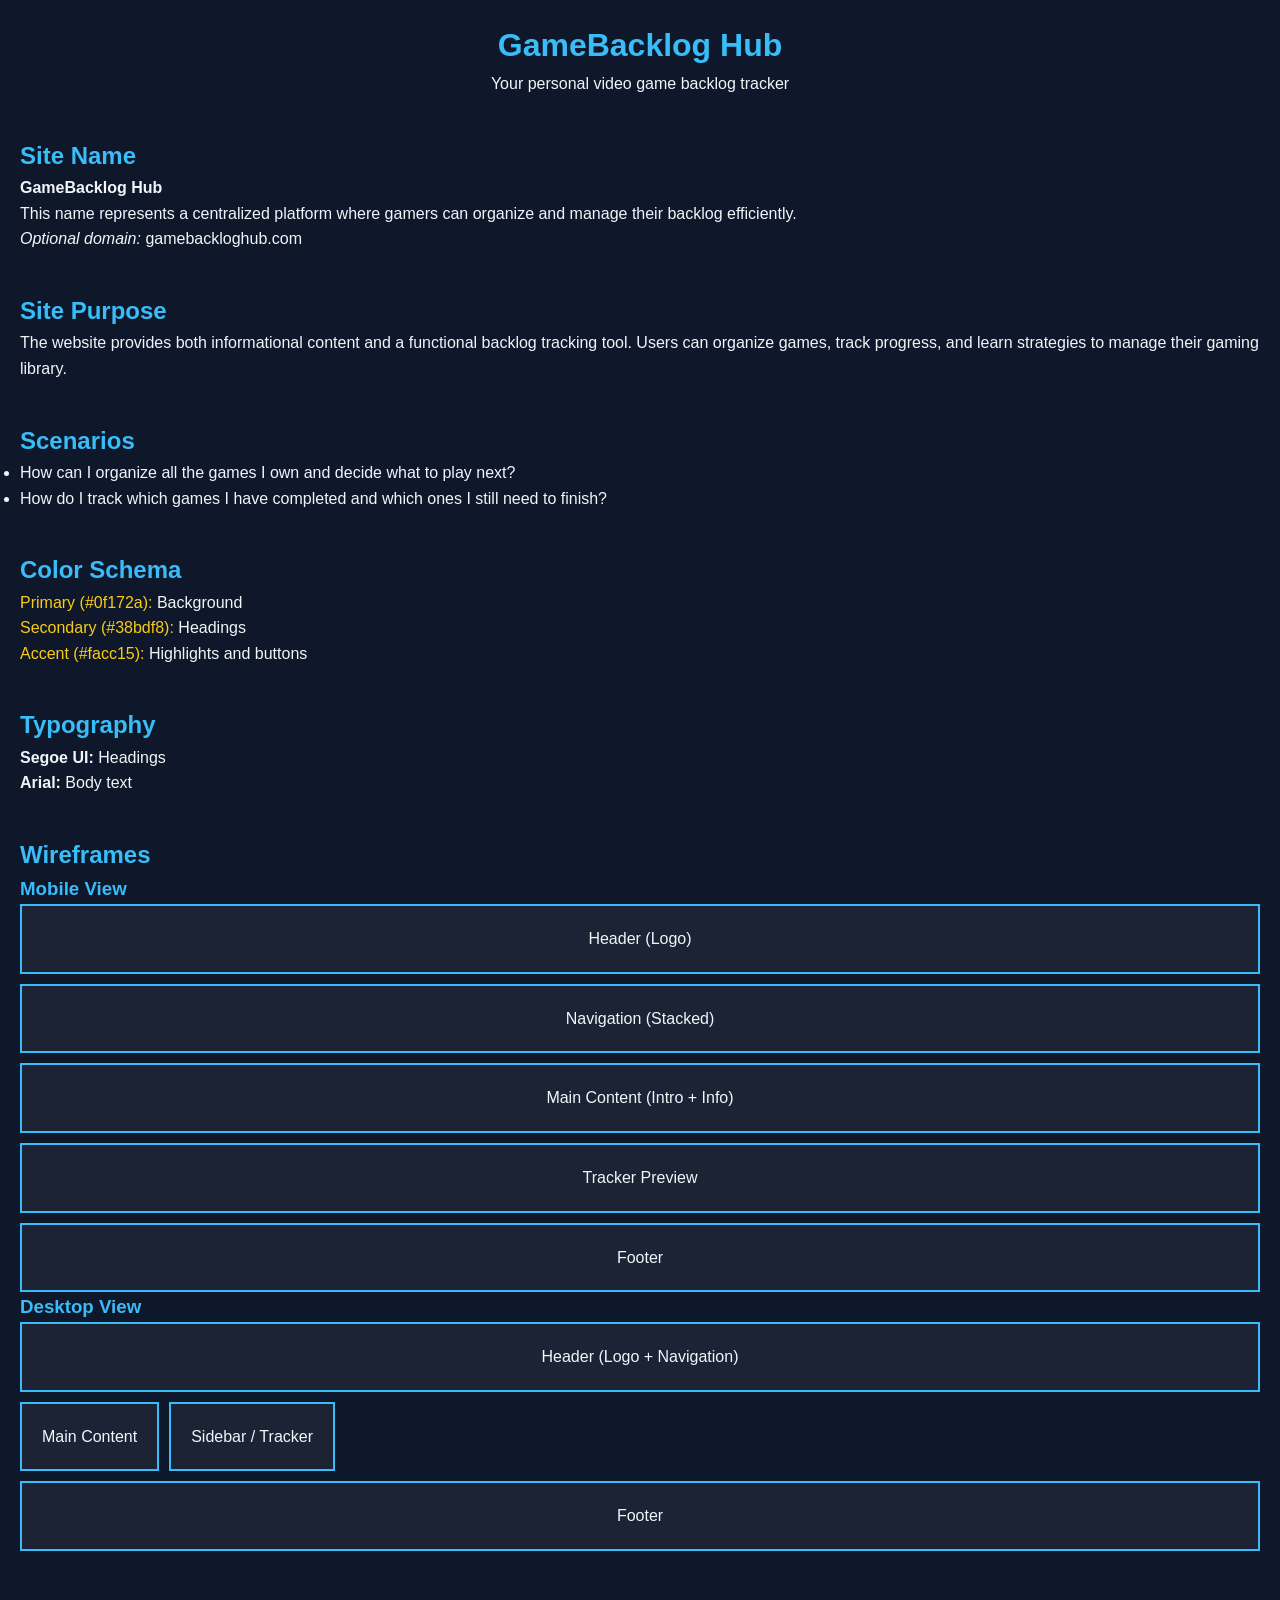
<file: project/siteplan.html>
<!DOCTYPE html>
<html lang="en">
<head>
    <meta charset="UTF-8">
    <meta name="viewport" content="width=device-width, initial-scale=1.0">
    <title>Siteplan</title>
    <meta name="description" content="A site plan for my backlog game tracker project, showing the layout of the different sections and features.">
    <meta name="author" content="Andre Piros">

    <link rel="stylesheet" href="styles/siteplan.css">
</head>
<body>

    <header>
        <h1>GameBacklog Hub</h1>
        <p>Your personal video game backlog tracker</p>
    </header>

    <main>
        <section>
            <h2>Site Name</h2>
            <p><strong>GameBacklog Hub</strong></p>
            <p>This name represents a centralized platform where gamers can organize and manage their backlog efficiently.</p>
            <p><em>Optional domain:</em> gamebackloghub.com</p>
        </section>

        <section>
            <h2>Site Purpose</h2>
            <p>The website provides both informational content and a functional backlog tracking tool. Users can organize games, track progress, and learn strategies to manage their gaming library.</p>
        </section>

        <section>
            <h2>Scenarios</h2>
            <ul>
                <li>How can I organize all the games I own and decide what to play next?</li>
                <li>How do I track which games I have completed and which ones I still need to finish?</li>
            </ul>
        </section>

        <section>
            <h2>Color Schema</h2>
            <p><span class="accent">Primary (#0f172a):</span> Background</p>
            <p><span class="accent">Secondary (#38bdf8):</span> Headings</p>
            <p><span class="accent">Accent (#facc15):</span> Highlights and buttons</p>
        </section>

        <section>
            <h2>Typography</h2>
            <p><strong>Segoe UI:</strong> Headings</p>
            <p><strong>Arial:</strong> Body text</p>
        </section>

        <section>
            <h2>Wireframes</h2>

            <h3>Mobile View</h3>
            <div class="wireframe">
                <div class="box">Header (Logo)</div>
                <div class="box">Navigation (Stacked)</div>
                <div class="box">Main Content (Intro + Info)</div>
                <div class="box">Tracker Preview</div>
                <div class="box">Footer</div>
            </div>

            <h3>Desktop View</h3>
            <div class="wireframe">
                <div class="box">Header (Logo + Navigation)</div>
                <div class="row">
                    <div class="box">Main Content</div>
                    <div class="box">Sidebar / Tracker</div>
                </div>
                <div class="box">Footer</div>
            </div>
        </section>
    </main>

</body>
</html>
</file>
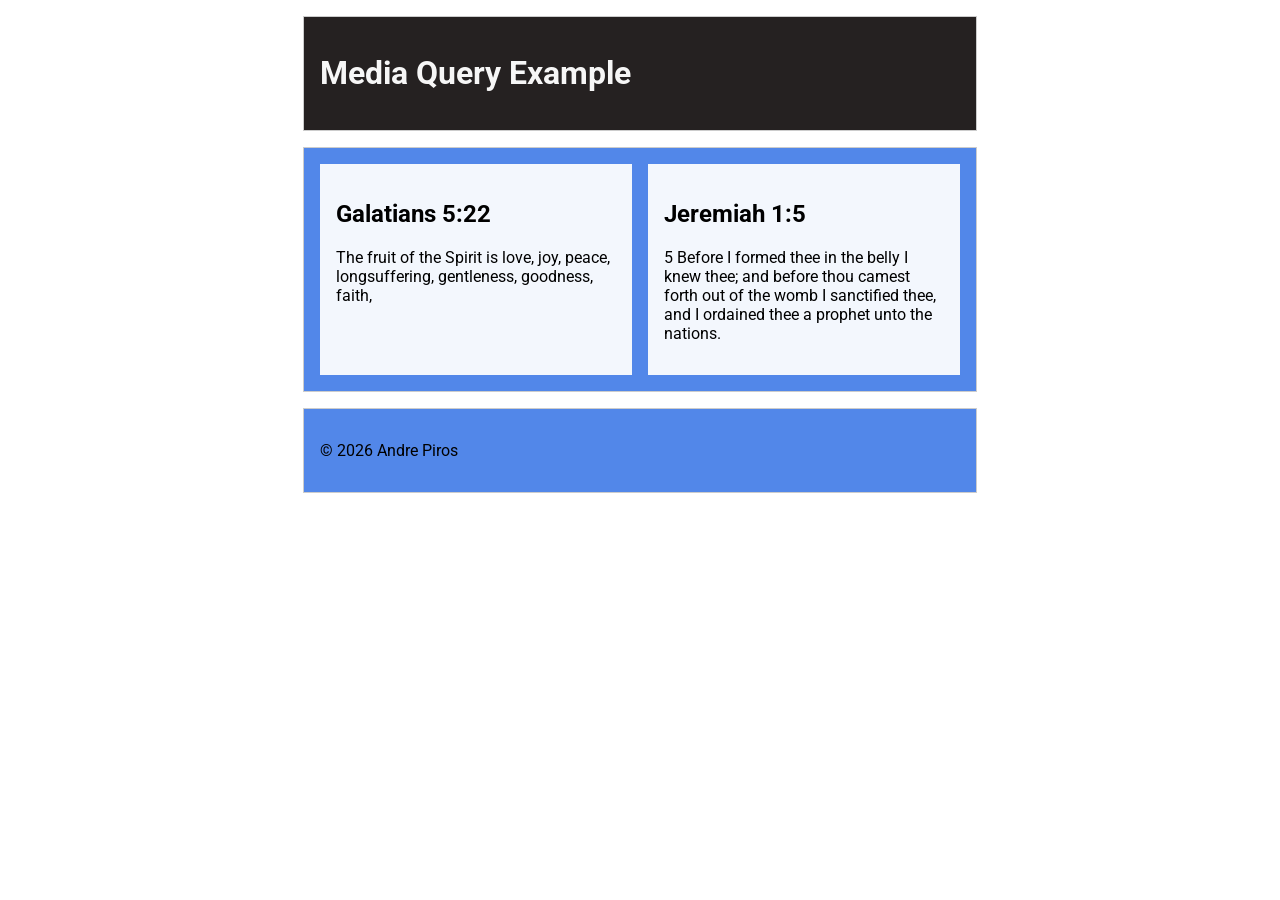
<file: week01/media-query.html>
<!DOCTYPE html>
<html lang="en">
<head>
    <meta charset="UTF-8">
    <meta name="viewport" content="width=device-width, initial-scale=1.0">
    <title>WDD 131 | Media Query Example</title>

    <meta name="description" content="A media query example for responsive design.">
    <meta name="author" content="Andre Piros">

    <link rel="preconnect" href="https://fonts.googleapis.com">
    <link rel="preconnect" href="https://fonts.gstatic.com" crossorigin>
    <link href="https://fonts.googleapis.com/css2?family=Montserrat:ital,wght@0,100..900;1,100..900&family=Roboto:ital,wght@0,100..900;1,100..900&display=swap" rel="stylesheet">
    <link rel="stylesheet" href="styles/media-query.css">
    <link rel="stylesheet" href="styles/media-query-large.css">
</head>
<body>
    <header>
        <h1>Media Query Example</h1>
    </header>
    <main>
        <section>
            <h2>Galatians 5:22</h2>
            <p>The fruit of the Spirit is love, joy, peace, longsuffering, gentleness, goodness, faith,</p>
        </section>
        <section>
            <h2>Jeremiah 1:5</h2>
            <p>5 Before I formed thee in the belly I knew thee; and before thou camest forth out of the womb I sanctified thee, and I ordained thee a prophet unto the nations.</p>
        </section>
    </main>
    <footer>
        <p>&copy; 2026 Andre Piros</p>
    </footer>
</body>
</html>
</file>
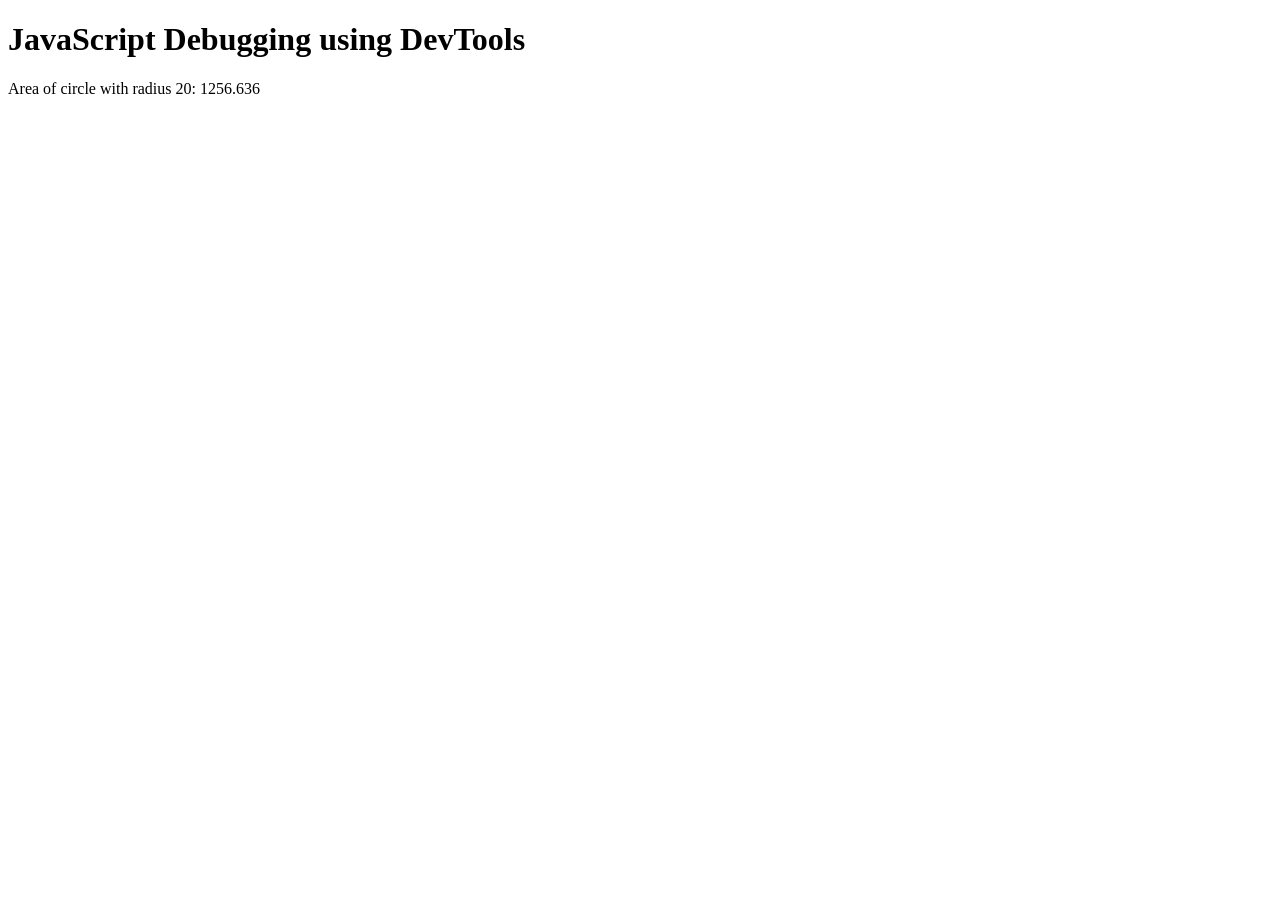
<file: week02/debugging.html>
<!DOCTYPE html>
<html lang="en">
<head>
    <meta charset="UTF-8">
    <meta name="viewport" content="width=device-width, initial-scale=1.0">
    <title>Debugging Example</title>
    <meta name="description" content="An example of debugging HTML code.">
    <meta name="author" content="Andre Piros">
    <script defer src="scripts/debugging.js"></script>
</head>
<body>
    <h1>JavaScript Debugging using DevTools</h1>
    <p>Area of circle with radius <span id="radius"></span>: <span id="area"></span></p>
</body>
</html>
</file>
<file: styles/base.css>
* {
    margin: 0;
    padding: 0;
    box-sizing: border-box;
}

:root {
    --primary-color: #1f5fa8;
    --secondary-color: #414040;
    --paragraph-text-color: #333;
    --text-color: white;
    --nav-color: rgb(231, 228, 228);
    --background-color: white;
    --accent-color: yellow;  
    --font-h1h2: "Montserrat", sans-serif;
}

header {
    text-align: center;
    background-color: var(--primary-color);
    color: var(--text-color);
}

main {
    padding: 1rem;
}

#course-title {
    display: block;
    text-align: center;
    font-family: "Roboto", sans-serif;
    font-weight: 500;
    font-size: 1.5rem;
    color: var(--text-color);
    background-color: var(--primary-color);
    padding: 1rem 0;
}

body {
    font-weight: 400;
    font-family: "Montserrat", sans-serif;
    background-color: var(--background-color);
    color: var(--paragraph-text-color);
}

.navbar {
    display: flex;
    justify-content: center;
    background-color: var(--secondary-color);
    font-family: var(--font-h1h2);
    padding: 0.8rem;
    font-weight: bold;
}

.navbar a {
    text-decoration: none;
    color: var(--nav-color);
    margin: 0 2rem;
}

.navbar a:hover {
    color: var(--primary-color);
}

#name-title {
    text-align: center;
    font-family: "Roboto", sans-serif;
    font-weight: 500;
    font-size: 2.5rem;
    margin: 2.5rem 0;
    color: var(--paragraph-text-color);
}

.cards-container {
    display: grid;
    grid-template-columns: repeat(auto-fit, minmax(300px, 1fr));
    gap: 20px;
    justify-content: center;
    padding: 0 1rem 2rem 1rem;
}

.card {
    border-radius: 8px;
    box-shadow: 0 2px 5px rgba(0,0,0,0.1);
    overflow: hidden;
    background-color: #fff;
    display: flex;
    flex-direction: column;
    padding: 15px 20px;
}

.card h2 {
    background-color: var(--primary-color);
    color: white;
    padding: 10px;
    border-radius: 6px 6px 0 0;
    margin-bottom: 15px;
    text-align: center;
}

.about-content {
    display: flex;
    gap: 20px;
    flex-wrap: wrap;
}

.about-text {
    flex: 2;
}

.about-image {
    flex: 1;
    text-align: center;
}

.about-image img {
    max-width: 100%;
    border-radius: 5px;
    box-shadow: 0 2px 4px rgba(0,0,0,0.2);
}

h3 {
    text-align: center;
    color: var(--paragraph-text-color);
    margin-top: 10px;
    margin-bottom: 0;
}

.underline {
    display: block;
    background-color: #858585;
    height: 1px;
    width: 50%;
    margin: 0.5rem auto 1.5rem auto;
}

.country-content {
    display: flex;
    gap: 1.5rem;
    flex-wrap: wrap;
    align-items: center;
}

.country-flag {
    flex: 1;
    text-align: center;
}

.country-flag img {
    border: 1px solid #333;
    max-width: 100%;
    height: auto;
}

.country-flag p {
    margin-top: 5px;
    font-size: 0.9rem;
    color: #555;
}

.country-text {
    flex: 2;
}

.web-resources ul {
    list-style-type: disc;
    padding-left: 20px;
}

.web-resources ul li {
    margin-bottom: 8px;
}

.web-resources ul li a {
    color: #008B8B;
    text-decoration: none;
    font-weight: bold;
}

.web-resources ul li a:hover {
    text-decoration: underline;
}

footer {
    text-align: center;
    font-family: "Roboto", sans-serif;
    font-weight: 400;
    font-size: 1rem;
    color: var(--text-color);
    background-color: var(--primary-color);
    padding: 1rem 0;
}
</file>
<file: styles/form.css>
html {-webkit-text-size-adjust: 100%; -ms-text-size-adjust: 100%;}

* {
    margin: 0;
    padding: 0;
    -moz-box-sizing: border-box; -webkit-box-sizing: border-box; box-sizing: border-box;
}
:root {
    --primary-color: #0f3660;
    --header-footer-color: #ffffff;
    --form-text-color: #000000;
    --font-text: "Montserrat", sans-serif;
}
footer,
header{
    display: block;
}
header {
    text-align: center;
    padding: .5rem 2%;
    background-color: var(--primary-color);
    color: var(--header-footer-color);
    position: relative;
}
header h1 {
    padding: 1rem;
    font-size: 2em;
    margin: 0.67em 0;
}
main {
    padding: 0 2%;
    min-height: 18rem;   
} 
.wf1 label:not(.checkbox-group label),
.wf1 div:not(.checkbox-group),
.wf1 div:not(.rating-group label),
.wf1 p,
.wf1 select,
.wf1 input[type="text"],
.wf1 input[type="date"],
.wf1 textarea {
    margin-bottom: 1.25rem;
}
.wf1 fieldset {
    margin: 3rem 0;
    border: 1px solid #5c5a5a;
    background-color: #c4d9ec;
    border-radius: 6px;
    padding: .5rem 2%;
}
.wf1 label{
    padding-top: 1rem;
    color: var(--form-text-color);
    font-size: 1rem;
    font-weight: bold;
}
.wf1 div {
    padding-top: 1rem;
    color: var(--form-text-color);
    font-size: 1rem;
    font-weight: bold;
}
.wf1 input[type="text"],.wf1 input[type="date"], .wf1 textarea, .wf1 select{
    display: block;
    border: solid 1px #999;
    border-radius: 6px;
    padding: .75rem;
    width: 100%;
    max-width: 400px;
}
.wf1 input[type="radio"],
.wf1 input[type="checkbox"] {
    margin-right: 6px;
}
.wf1 input[type="radio"]{
    display: inline-block;
    width: 15px;
    height: 15px;
}
.rating-group {
    display: flex;
    flex-direction: row;
    justify-content: flex-start;
    gap: 1.5rem;
    padding-top: 0.5rem;
}

.rating-group label {
    display: flex;
    flex-direction: column;
    align-items: center;
    justify-content: center;
    width: auto;
    padding-top: 0;
    font-weight: normal;
}

.rating-group input[type="radio"] {
    margin: 5px 0 0 0;
    width: 20px;
    height: 20px;
}
.checkbox-group {
    display: flex;
    flex-direction: column;
    gap: 0.5rem;
    padding-top: 0.5rem;
    margin-bottom: 0.5rem;
    border-radius: 6px;
    color: var(--form-text-color);
}
.checkbox-group label {
    padding-top: 0;
    margin-bottom: 0.25rem;
    font-weight: normal;
}
#review{
    min-height: 8rem;
    resize: vertical;
}
.wf1 input[type="submit"] {
    background-image: linear-gradient(#2c95c5, #0e286f);
    color: var(--header-footer-color);
    border: none;
    border-radius: 6px;
    padding: 1rem;
    margin-top: 2rem;
    width: 96%;
    max-width: 400px;
    box-shadow: 1px 1px 4px #999;
    font-weight: bold;
}
.wf1 input:required {
    border-right: solid 7px rgba(107, 4, 4, 0.767);
}
.wf1 input:required:valid {
    border-right: solid 8px green;
}
body {
    font-size: 16px;
    font-family: "Montserrat", Arial, sans-serif;
}
footer {
    text-align: center;
    font-family: var(--font-text);
    font-weight: 400;
    font-size: 1rem;
    color: var(--header-footer-color);
    background-color: var(--primary-color);
    padding: 1rem 0;
}
.counter-display {
    margin: 2rem 0;
    padding: 1rem;
    background-color: #eee;
    border-radius: 8px;
    text-align: center;
    font-weight: bold;
}
.optional {
    font-size: 12px;
    color: #404040;
    margin-left: 6px;
}
</file>
<file: styles/form-large.css>
@media only screen and (min-width: 64rem) {

    header, nav, main, footer {
        max-width: 64rem;
        margin:auto;
    }
}
</file>
<file: styles/place.css>
* {
    margin: 0;
    padding: 0;
    box-sizing: border-box;
}

:root {
    --primary-color: #f8f9fa;
    --background-color: #002776;
    --border-table-color: #FFCC29;
    --text-color: #212529;
    --radius: 8px;
    --shadow: 0 2px 12px rgba(0, 39, 118, 0.10);
    --font-text: system-ui, -apple-system, BlinkMacSystemFont, "Segoe UI", Roboto, sans-serif;
    --font-heading: system-ui, sans-serif;
    --white: #ffffff;
    --border: #ddd;
}

html {
    font-family: var(--font-text);
}

body {
    background-color: var(--primary-color);
    color: var(--text-color);
}

header {
    background-color: var(--background-color);
    color: var(--primary-color);
    text-align: center;
    padding: 1.2rem;
    border-bottom: 6px solid var(--border-table-color);
}

header h1 {
    font-family: var(--font-heading);
    text-transform: uppercase;
    min-height: 1.5em;
}

main {
    padding: 0;
}

#hero {
    position: relative;
    aspect-ratio: 721 / 480;
}

#hero img {
    width: 100%;
    height: 100%;
    object-fit: cover;
    display: block;
}

#data, #weather {
    background: rgba(255, 255, 255, 0.9);
    border-radius: var(--radius);
    box-shadow: var(--shadow);
    padding: 1rem;
    max-width: 420px;
    margin: 1rem auto;
    min-height: 180px;
}

#data h2, #weather h2 {
    text-align: center;
    border-bottom: 2px solid var(--border-table-color);
    margin-bottom: 0.5rem;
    min-height: 1.5em;
}
#weather img {
    display: block;
    margin: 0 auto 0.5rem;
}
.weather-icon {
    display: block;
    margin: 0 auto 0.5rem;
}

table {
    width: 100%;
}

td {
    padding: 0.3rem;
}

td.label {
    text-align: left;
    font-weight: bold;
}

td.value {
    text-align: right;
}

footer {
    background-color: var(--background-color);
    color: white;
    text-align: center;
    padding: 1rem;
    min-height: 60px;
}
</file>
<file: styles/place-large.css>
@media (min-width: 640px) {

    #data, #weather {
        position: absolute;
        max-width: 260px;
        margin: 0;
    }

    #data {
        top: 20px;
        left: 20px;
    }

    #weather {
        bottom: 20px;
        right: 20px;
    }

    #weather h2::after {
        content: " ⛅";
    }

    #weather .weather-icon {
        display: none;
    }
}
</file>
<file: styles/temples.css>
* {
    margin: 0;
    padding: 0;
    box-sizing: border-box;
}
:root {
    --primary-color: #0f3660;
    --text-color: #ffffff;
    --font-text: "Montserrat", sans-serif;
}
header {
    display: flex;
    justify-content: space-between;
    align-items: center;
    padding: 1rem;
    background-color: var(--primary-color);
    color: var(--text-color);
}
header h1 {
    padding: 1rem;
}
#menu {
    font-size: 1.5rem;
    border: 0;
    background: none;
    color: var(--text-color);
    position: fixed;
    top: 1rem;
    right: 1rem;
    cursor: pointer;
}
#menu::before {
    content: "☰";
    padding: 1rem;
}
#menu.open::before {
    content: "X";
    padding: 1rem;    
}
.navigation a {
    display: none;
}
.open a {
    display: block;
}
nav {
    display: flex;
    align-items: center;
}
nav ul {
    font-weight: bold;
    font-family: var(--font-text);
    list-style: none;
}
nav a {
    text-decoration: none;
    color: var(--text-color);
    margin: 0 2rem;
}
nav a:hover {
    color: rgb(22, 182, 22);
    text-decoration: underline;
}
main {
    max-width: 1200px;
    margin: 0 auto;
    display: grid;
    grid-template-columns: 1fr;
    gap: 1rem;
    padding: 2rem;
}
main h2 {
    grid-column: 1 / -1;  
    text-align: center;
    font-family: var(--font-text);
    font-weight: bold;
    color: black;
    padding: 2rem 0;
}
.temple-card {
    background-color: white;
    padding: 20px;
    text-align: center;
    border-radius: 6px;
}
.temple-card img {
    width: 100%;
    height: 12rem;
    object-fit: cover;
}
.temple-card:hover {
    transform: scale(1.02);
    transition: transform 0.3s ease;
}
footer {
    text-align: center;
    font-family: var(--font-text);
    font-weight: 400;
    font-size: 1rem;
    color: var(--text-color);
    background-color: var(--primary-color);
    padding: 1rem 0;
}
</file>
<file: styles/temples-large.css>
@media (min-width: 37.5em) {
    nav {
        display: flex;
        align-items: center;
    }
    nav ul {
        display: flex;
        gap: 20px;
    }
    main {
        grid-template-columns: 1fr 1fr 1fr;
    }
    #menu {
        display: none;
    }
    .navigation a {
        display: block;
    }
}
</file>
<file: project/styles/backlog.css>
html {-webkit-text-size-adjust: 100%; -ms-text-size-adjust: 100%;}

* {
    margin: 0;
    padding: 0;
    box-sizing: border-box;
}

:root {
    --heading-text: "Orbitron", sans-serif;
    --body-text: "Roboto", sans-serif;
    --background-color: #0f172a;
    --surface-color: #1e293b;
    --primary-accent: #4ade80;
    --secondary-accent: #22d3ee;
    --text-color: #e2e8f0;
}

body {
    font-family: var(--body-text);
    background-color: var(--background-color);
    color: var(--text-color);
}

header {
    background-color: var(--surface-color);
    width: 100%;
    display: flex;
    flex-direction: column;
    align-items: stretch;
}

.header-top {
    display: grid;
    grid-template-columns: 1fr auto 1fr;
    align-items: center;
    padding: 1rem 2%;
    position: relative;
}

#menu {
    font-size: 1.5rem;
    border: 0;
    background: none;
    color: var(--text-color);
    cursor: pointer;
    z-index: 1000;
    position: absolute;
    top: 1.5rem;
    right: 2rem;
}

#menu::before {
    content: "☰";
}

#menu.open::before {
    content: "✖";
}

.nav-logo {
    justify-self: start;
}

.nav-logo img {
    height: 50px;
    width: 50px;
    object-fit: contain;
    transition: height 0.3s ease;
}

header h1 {
    grid-column: 2;
    font-family: var(--heading-text);
    font-size: 1.2rem;
    margin-bottom: 0;
    text-align: center;
    white-space: nowrap;
}

.nav-links {
    display: none;
    flex-direction: column;
    width: 100%;
    background-color: var(--surface-color);
    padding: 0.5rem 2%;
}

.nav-links.open {
    display: flex;
}

.nav-links a {
    color: var(--text-color);
    text-decoration: none;
    padding: 0.75rem 1rem;
    font-weight: 500;
    border-bottom: 1px solid var(--background-color);
    display: block;
}

.nav-links a:hover {
    color: var(--primary-accent);
}

a:focus {
    outline: 3px solid var(--secondary-accent);
    outline-offset: 3px;
}

main {
    max-width: 1000px;
    margin: 2rem auto;
    padding: 0 2%;
}

.hero {
    text-align: center;
    margin-bottom: 3rem;
    padding: 2rem;
    background: linear-gradient(90deg, rgba(34, 197, 94, 0.1), rgba(59, 130, 246, 0.1));
    border-left: 5px solid var(--primary-accent);
    border-radius: 8px;
}

.hero h2 {
    font-family: var(--heading-text);
    font-size: 1.5rem;
    color: var(--primary-accent);
}

.grid-container {
    display: grid;
    grid-template-columns: 1fr;
    gap: 2rem;
}

.card {
    background-color: var(--surface-color);
    padding: 1.5rem;
    border-radius: 12px;
    border-top: 3px solid var(--secondary-accent);
}

.card h3 {
    font-family: var(--heading-text);
    font-size: 1.1rem;
    color: var(--secondary-accent);
    margin-bottom: 1rem;
}

.cta-button {
    display: inline-block;
    margin-top: 1.5rem;
    min-width: 44px;
    min-height: 44px;
    padding: 1.1rem 2.2rem;
    background-color: var(--primary-accent);
    color: var(--background-color);
    text-decoration: none;
    font-family: var(--heading-text);
    font-weight: bold;
    border-radius: 4px;
    text-transform: uppercase;
    transition: transform 0.2s ease, background-color 0.2s ease;
    border: none;
    cursor: pointer;
}

.cta-button:hover {
    background-color: var(--text-color);
    transform: scale(1.05);
}

.accent-list {
    list-style-type: none;
    padding-left: 0;
}

.accent-list a {
    color: var(--primary-accent);
}

.accent-list li {
    position: relative;
    padding-left: 1.5rem;
}

.accent-list li::before {
    content: "•";
    color: var(--primary-accent);
    font-weight: bold;
    display: inline-block;
    width: 1.5rem;
    margin-left: -1.5rem;
}

.accent-list li, ol li {
    margin-bottom: 1rem;
    line-height: 1.6;
}

/* Form styles */
.form-group {
    margin-bottom: 1rem;
}

.form-group label {
    display: block;
    margin-bottom: 0.4rem;
    color: var(--secondary-accent);
    font-weight: 500;
    font-size: 0.9rem;
}

.form-group input,
.form-group select {
    width: 100%;
    padding: 0.75rem;
    border-radius: 6px;
    border: 1px solid #334155;
    background-color: var(--background-color);
    color: var(--text-color);
    font-family: var(--body-text);
    font-size: 1rem;
}

.form-group input:focus,
.form-group select:focus {
    outline: 2px solid var(--secondary-accent);
}

.hint {
    font-size: 0.85rem;
    color: var(--text-color);
    margin-bottom: 1rem;
}

.form-grid {
    display: grid;
    grid-template-columns: 1fr;
    gap: 1rem;
}

/* Autocomplete */
.autocomplete-wrapper {
    position: relative;
}

.autocomplete-list {
    position: absolute;
    top: 100%;
    left: 0;
    right: 0;
    background-color: var(--surface-color);
    border: 1px solid var(--secondary-accent);
    border-radius: 6px;
    max-height: 180px;
    overflow-y: auto;
    z-index: 999;
    display: none;
}

.autocomplete-list.open {
    display: block;
}

.autocomplete-list li {
    padding: 0.4rem 0.75rem;
    font-size: 0.8rem;
    cursor: pointer;
    list-style: none;
    border-bottom: 1px solid var(--background-color);
}

.autocomplete-list li:hover {
    background-color: var(--background-color);
    color: var(--primary-accent);
}

/* Achievement list pills */
#achievementList {
    display: flex;
    flex-wrap: wrap;
    gap: 0.4rem;
    padding-top: 0.75rem;
}

#achievementList li {
    background-color: var(--background-color);
    border: 1px solid var(--primary-accent);
    color: var(--primary-accent);
    border-radius: 20px;
    padding: 0.25rem 0.75rem;
    font-size: 0.75rem;
    margin-bottom: 0;
    line-height: 1.4;
}

#achievementList li::before {
    content: none;
}

/* Game list */
.game-list {
    display: flex;
    flex-direction: column;
    gap: 1rem;
    margin-top: 1rem;
}

.game-card {
    background-color: var(--background-color);
    border-radius: 8px;
    padding: 1rem;
    border-left: 3px solid var(--secondary-accent);
}

.game-card-header {
    display: flex;
    justify-content: space-between;
    align-items: center;
    margin-bottom: 0.5rem;
}

.game-title {
    font-family: var(--heading-text);
    font-size: 0.95rem;
    color: var(--text-color);
}

.game-status {
    font-size: 0.75rem;
    padding: 0.2rem 0.6rem;
    border-radius: 20px;
    font-weight: bold;
}

.game-card-header span {
    color: var(--text-color);
}

.status-planned {
    background-color: #334155;
    color: var(--text-color);
}

.status-playing {
    background-color: rgba(34, 211, 238, 0.2);
    color: var(--secondary-accent);
}

.status-completed {
    background-color: rgba(74, 222, 128, 0.2);
    color: var(--primary-accent);
}

.game-card-details {
    display: flex;
    flex-wrap: wrap;
    gap: 0.75rem;
    font-size: 0.8rem;
    color: #94a3b8;
    margin-bottom: 0.75rem;
}

.game-card-actions {
    display: flex;
    gap: 0.5rem;
}

.btn-small {
    padding: 0.4rem 0.9rem;
    border-radius: 4px;
    border: none;
    font-size: 0.8rem;
    cursor: pointer;
    font-family: var(--body-text);
    font-weight: bold;
}

.btn-track {
    background-color: var(--secondary-accent);
    color: var(--background-color);
}

.btn-delete {
    background-color: #a70909;
    color: #ffffff;
}

/* Filter controls */
.filter-controls {
    display: flex;
    gap: 1rem;
    flex-wrap: wrap;
    margin-bottom: 1rem;
}

.filter-controls .form-group {
    flex: 1;
    min-width: 150px;
    margin-bottom: 0;
}

footer {
    background-color: var(--surface-color);
    padding: 1.5rem;
    text-align: center;
    color: var(--text-color);
    margin-top: 2rem;
    width: 100%;
}

footer p {
    margin: 0.5rem 0;
    line-height: 1.5;
}
</file>
<file: project/styles/backlog-large.css>
@media only screen and (min-width: 64rem) {

    #menu {
        display: none;
    }

    header {
        flex-direction: row;
        justify-content: space-between;
        align-items: center;
        padding: 1rem 2%;
    }

    .header-top {
        display: contents;
    }

    .nav-logo img {
        height: 70px;
        width: 70px;
    }

    header h1 {
        font-size: 2.2rem;
    }

    .nav-links {
        display: flex;
        flex-direction: row;
        width: auto;
        padding: 0;
        background-color: transparent;
    }

    .nav-links a {
        border-bottom: none;
        padding: 0.5rem;
        margin-left: 1rem;
        display: inline-block;
    }

    .hero h2 {
        font-size: 2.5rem;
    }

    .grid-container {
        grid-template-columns: 1fr 1fr;
    }

    .form-grid {
        grid-template-columns: 1fr 1fr;
    }

    main {
        max-width: 1000px;
        margin-left: auto;
        margin-right: auto;
    }
}
</file>
<file: project/styles/siteplan.css>
* {
    margin: 0;
    padding: 0;
    box-sizing: border-box;
}
:root {
    --primary: #0f172a;
    --secondary: #38bdf8;
    --accent: #facc15;
    --text: #f1f5f9;
}

body {
    margin: 0;
    font-family: Arial, Helvetica, sans-serif;
    background-color: var(--primary);
    color: var(--text);
    line-height: 1.6;
}

h1, h2, h3 {
    font-family: 'Segoe UI', Tahoma, sans-serif;
    color: var(--secondary);
}

header {
    text-align: center;
    padding: 20px;
}

main {
    padding: 20px;
}

section {
    margin-bottom: 40px;
}

.accent {
    color: var(--accent);
}

.wireframe {
    display: flex;
    flex-direction: column;
    gap: 10px;
}

.row {
    display: flex;
    gap: 10px;
}

.box {
    border: 2px solid var(--secondary);
    padding: 20px;
    text-align: center;
    background-color: rgba(255,255,255,0.05);
}
</file>
<file: week01/styles/media-query.css>
body {
    font-family: 'Roboto', sans-serif;
}
header, main, footer {
    max-width: 640px;
    margin: 1rem auto;
    border: 1px solid #ccc;
    padding: 1rem;
    background-color: rgba(67, 125, 231, 0.918);
}
main {
    display: grid;
    grid-template-columns: 1fr;
    gap: 1rem;
}
section {
    padding: 1rem;
    background-color: rgba(255, 255, 255, 0.932);
}
</file>
<file: week01/styles/media-query-large.css>
@media screen and (min-width: 500px) {
    header {
        background-color: rgb(37, 33, 33);
        color: rgba(255, 255, 255, 0.959);
    }
    main {
        grid-template-columns: 1fr 1fr;
    }
}
</file>
